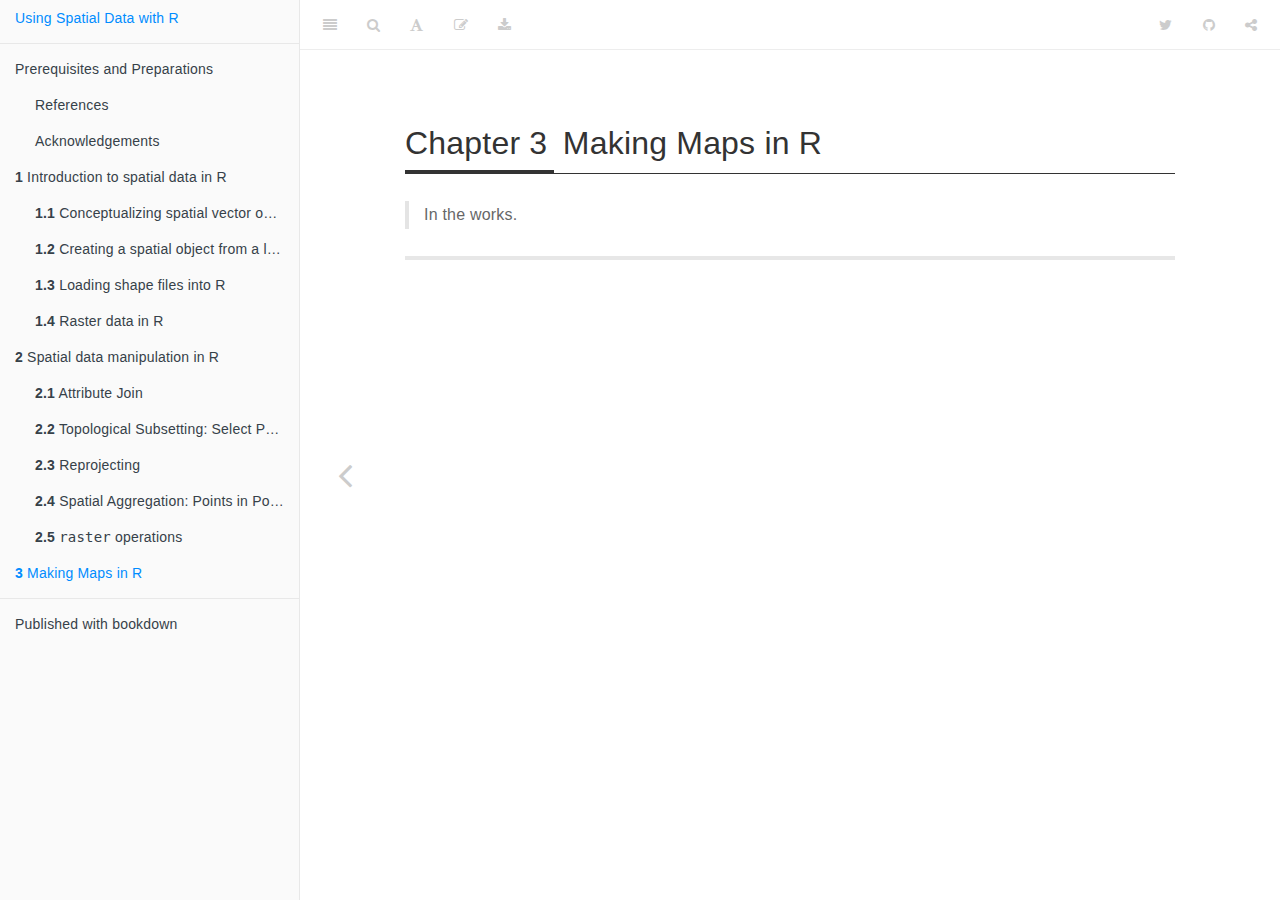
<file: _book/mapping.html>
<!DOCTYPE html>
<html >

<head>

  <meta charset="UTF-8">
  <meta http-equiv="X-UA-Compatible" content="IE=edge">
  <title>Chapter 3 Making Maps in R | Using Spatial Data with R</title>
  <meta name="description" content="Workshop materials for Using Spatial Data with R">
  <meta name="generator" content="bookdown  and GitBook 2.6.7">

  <meta property="og:title" content="Chapter 3 Making Maps in R | Using Spatial Data with R" />
  <meta property="og:type" content="book" />
  
  
  <meta property="og:description" content="Workshop materials for Using Spatial Data with R" />
  <meta name="github-repo" content="cengel/R-spatial" />

  <meta name="twitter:card" content="summary" />
  <meta name="twitter:title" content="Chapter 3 Making Maps in R | Using Spatial Data with R" />
  
  <meta name="twitter:description" content="Workshop materials for Using Spatial Data with R" />
  

<meta name="author" content="Claudia A Engel">



  <meta name="viewport" content="width=device-width, initial-scale=1">
  <meta name="apple-mobile-web-app-capable" content="yes">
  <meta name="apple-mobile-web-app-status-bar-style" content="black">
  
  
<link rel="prev" href="spatialops.html">

<script src="libs/jquery-2.2.3/jquery.min.js"></script>
<link href="libs/gitbook-2.6.7/css/style.css" rel="stylesheet" />
<link href="libs/gitbook-2.6.7/css/plugin-table.css" rel="stylesheet" />
<link href="libs/gitbook-2.6.7/css/plugin-bookdown.css" rel="stylesheet" />
<link href="libs/gitbook-2.6.7/css/plugin-highlight.css" rel="stylesheet" />
<link href="libs/gitbook-2.6.7/css/plugin-search.css" rel="stylesheet" />
<link href="libs/gitbook-2.6.7/css/plugin-fontsettings.css" rel="stylesheet" />









<style type="text/css">
div.sourceCode { overflow-x: auto; }
table.sourceCode, tr.sourceCode, td.lineNumbers, td.sourceCode {
  margin: 0; padding: 0; vertical-align: baseline; border: none; }
table.sourceCode { width: 100%; line-height: 100%; }
td.lineNumbers { text-align: right; padding-right: 4px; padding-left: 4px; color: #aaaaaa; border-right: 1px solid #aaaaaa; }
td.sourceCode { padding-left: 5px; }
code > span.kw { color: #007020; font-weight: bold; } /* Keyword */
code > span.dt { color: #902000; } /* DataType */
code > span.dv { color: #40a070; } /* DecVal */
code > span.bn { color: #40a070; } /* BaseN */
code > span.fl { color: #40a070; } /* Float */
code > span.ch { color: #4070a0; } /* Char */
code > span.st { color: #4070a0; } /* String */
code > span.co { color: #60a0b0; font-style: italic; } /* Comment */
code > span.ot { color: #007020; } /* Other */
code > span.al { color: #ff0000; font-weight: bold; } /* Alert */
code > span.fu { color: #06287e; } /* Function */
code > span.er { color: #ff0000; font-weight: bold; } /* Error */
code > span.wa { color: #60a0b0; font-weight: bold; font-style: italic; } /* Warning */
code > span.cn { color: #880000; } /* Constant */
code > span.sc { color: #4070a0; } /* SpecialChar */
code > span.vs { color: #4070a0; } /* VerbatimString */
code > span.ss { color: #bb6688; } /* SpecialString */
code > span.im { } /* Import */
code > span.va { color: #19177c; } /* Variable */
code > span.cf { color: #007020; font-weight: bold; } /* ControlFlow */
code > span.op { color: #666666; } /* Operator */
code > span.bu { } /* BuiltIn */
code > span.ex { } /* Extension */
code > span.pp { color: #bc7a00; } /* Preprocessor */
code > span.at { color: #7d9029; } /* Attribute */
code > span.do { color: #ba2121; font-style: italic; } /* Documentation */
code > span.an { color: #60a0b0; font-weight: bold; font-style: italic; } /* Annotation */
code > span.cv { color: #60a0b0; font-weight: bold; font-style: italic; } /* CommentVar */
code > span.in { color: #60a0b0; font-weight: bold; font-style: italic; } /* Information */
</style>

<link rel="stylesheet" href="style.css" type="text/css" />
</head>

<body>



  <div class="book without-animation with-summary font-size-2 font-family-1" data-basepath=".">

    <div class="book-summary">
      <nav role="navigation">

<ul class="summary">
<li><a href="./">Using Spatial Data with R</a></li>

<li class="divider"></li>
<li class="chapter" data-level="" data-path="index.html"><a href="index.html"><i class="fa fa-check"></i>Prerequisites and Preparations</a><ul>
<li class="chapter" data-level="" data-path="index.html"><a href="index.html#references"><i class="fa fa-check"></i>References</a></li>
<li class="chapter" data-level="" data-path="index.html"><a href="index.html#acknowledgements"><i class="fa fa-check"></i>Acknowledgements</a></li>
</ul></li>
<li class="chapter" data-level="1" data-path="intro.html"><a href="intro.html"><i class="fa fa-check"></i><b>1</b> Introduction to spatial data in R</a><ul>
<li class="chapter" data-level="1.1" data-path="intro.html"><a href="intro.html#conceptualizing-spatial-vector-objects-in-r"><i class="fa fa-check"></i><b>1.1</b> Conceptualizing spatial vector objects in R</a><ul>
<li class="chapter" data-level="1.1.1" data-path="intro.html"><a href="intro.html#the-sp-package"><i class="fa fa-check"></i><b>1.1.1</b> The <code>sp</code> package</a></li>
<li class="chapter" data-level="1.1.2" data-path="intro.html"><a href="intro.html#the-sf-package"><i class="fa fa-check"></i><b>1.1.2</b> The <code>sf</code> package</a></li>
</ul></li>
<li class="chapter" data-level="1.2" data-path="intro.html"><a href="intro.html#creating-a-spatial-object-from-a-latlon-table"><i class="fa fa-check"></i><b>1.2</b> Creating a spatial object from a lat/lon table</a><ul>
<li class="chapter" data-level="1.2.1" data-path="intro.html"><a href="intro.html#with-sf"><i class="fa fa-check"></i><b>1.2.1</b> With <code>sf</code></a></li>
<li class="chapter" data-level="1.2.2" data-path="intro.html"><a href="intro.html#with-sp"><i class="fa fa-check"></i><b>1.2.2</b> With <code>sp</code></a></li>
</ul></li>
<li class="chapter" data-level="1.3" data-path="intro.html"><a href="intro.html#loading-shape-files-into-r"><i class="fa fa-check"></i><b>1.3</b> Loading shape files into R</a><ul>
<li class="chapter" data-level="1.3.1" data-path="intro.html"><a href="intro.html#how-to-do-this-in-sf"><i class="fa fa-check"></i><b>1.3.1</b> How to do this in <code>sf</code></a></li>
<li class="chapter" data-level="1.3.2" data-path="intro.html"><a href="intro.html#how-to-work-with-rgdal-and-sp"><i class="fa fa-check"></i><b>1.3.2</b> How to work with <code>rgdal</code> and <code>sp</code></a></li>
</ul></li>
<li class="chapter" data-level="1.4" data-path="intro.html"><a href="intro.html#raster-data-in-r"><i class="fa fa-check"></i><b>1.4</b> Raster data in R</a><ul>
<li class="chapter" data-level="1.4.1" data-path="intro.html"><a href="intro.html#rasterstack-vs-rasterbrick"><i class="fa fa-check"></i><b>1.4.1</b> RasterStack vs RasterBrick</a></li>
</ul></li>
</ul></li>
<li class="chapter" data-level="2" data-path="spatialops.html"><a href="spatialops.html"><i class="fa fa-check"></i><b>2</b> Spatial data manipulation in R</a><ul>
<li class="chapter" data-level="2.1" data-path="spatialops.html"><a href="spatialops.html#attribute-join"><i class="fa fa-check"></i><b>2.1</b> Attribute Join</a><ul>
<li class="chapter" data-level="2.1.1" data-path="spatialops.html"><a href="spatialops.html#how-to-do-this-in-sf-1"><i class="fa fa-check"></i><b>2.1.1</b> How to do this in <code>sf</code></a></li>
<li class="chapter" data-level="2.1.2" data-path="spatialops.html"><a href="spatialops.html#the-same-with-sp"><i class="fa fa-check"></i><b>2.1.2</b> The same with <code>sp</code></a></li>
</ul></li>
<li class="chapter" data-level="2.2" data-path="spatialops.html"><a href="spatialops.html#topological-subsetting-select-polygons-by-location"><i class="fa fa-check"></i><b>2.2</b> Topological Subsetting: Select Polygons by Location</a><ul>
<li class="chapter" data-level="2.2.1" data-path="spatialops.html"><a href="spatialops.html#using-the-sf-package"><i class="fa fa-check"></i><b>2.2.1</b> Using the <code>sf</code> package</a></li>
<li class="chapter" data-level="2.2.2" data-path="spatialops.html"><a href="spatialops.html#using-the-sp-package"><i class="fa fa-check"></i><b>2.2.2</b> Using the <code>sp</code> package</a></li>
</ul></li>
<li class="chapter" data-level="2.3" data-path="spatialops.html"><a href="spatialops.html#reprojecting"><i class="fa fa-check"></i><b>2.3</b> Reprojecting</a><ul>
<li class="chapter" data-level="2.3.1" data-path="spatialops.html"><a href="spatialops.html#for-sp"><i class="fa fa-check"></i><b>2.3.1</b> For <code>sp</code></a></li>
<li class="chapter" data-level="2.3.2" data-path="spatialops.html"><a href="spatialops.html#raster-reprojection"><i class="fa fa-check"></i><b>2.3.2</b> Raster reprojection</a></li>
</ul></li>
<li class="chapter" data-level="2.4" data-path="spatialops.html"><a href="spatialops.html#spatial-aggregation-points-in-polygons"><i class="fa fa-check"></i><b>2.4</b> Spatial Aggregation: Points in Polygons</a><ul>
<li class="chapter" data-level="2.4.1" data-path="spatialops.html"><a href="spatialops.html#with-sf-1"><i class="fa fa-check"></i><b>2.4.1</b> With <code>sf</code></a></li>
<li class="chapter" data-level="2.4.2" data-path="spatialops.html"><a href="spatialops.html#with-sp-1"><i class="fa fa-check"></i><b>2.4.2</b> With <code>sp</code></a></li>
<li class="chapter" data-level="2.4.3" data-path="spatialops.html"><a href="spatialops.html#sp---sf-comparison"><i class="fa fa-check"></i><b>2.4.3</b> <code>sp</code> - <code>sf</code> comparison</a></li>
</ul></li>
<li class="chapter" data-level="2.5" data-path="spatialops.html"><a href="spatialops.html#raster-operations"><i class="fa fa-check"></i><b>2.5</b> <code>raster</code> operations</a></li>
</ul></li>
<li class="chapter" data-level="3" data-path="mapping.html"><a href="mapping.html"><i class="fa fa-check"></i><b>3</b> Making Maps in R</a></li>
<li class="divider"></li>
<li><a href="https://github.com/rstudio/bookdown" target="blank">Published with bookdown</a></li>

</ul>

      </nav>
    </div>

    <div class="book-body">
      <div class="body-inner">
        <div class="book-header" role="navigation">
          <h1>
            <i class="fa fa-circle-o-notch fa-spin"></i><a href="./">Using Spatial Data with R</a>
          </h1>
        </div>

        <div class="page-wrapper" tabindex="-1" role="main">
          <div class="page-inner">

            <section class="normal" id="section-">
<div id="mapping" class="section level1">
<h1><span class="header-section-number">Chapter 3</span> Making Maps in R</h1>
<blockquote>
<p>In the works.</p>
</blockquote>
<hr />

</div>















            </section>

          </div>
        </div>
      </div>
<a href="spatialops.html" class="navigation navigation-prev navigation-unique" aria-label="Previous page"><i class="fa fa-angle-left"></i></a>

    </div>
  </div>
<script src="libs/gitbook-2.6.7/js/app.min.js"></script>
<script src="libs/gitbook-2.6.7/js/lunr.js"></script>
<script src="libs/gitbook-2.6.7/js/plugin-search.js"></script>
<script src="libs/gitbook-2.6.7/js/plugin-sharing.js"></script>
<script src="libs/gitbook-2.6.7/js/plugin-fontsettings.js"></script>
<script src="libs/gitbook-2.6.7/js/plugin-bookdown.js"></script>
<script src="libs/gitbook-2.6.7/js/jquery.highlight.js"></script>
<script>
gitbook.require(["gitbook"], function(gitbook) {
gitbook.start({
"sharing": {
"github": true,
"facebook": false,
"twitter": true,
"google": false,
"linkedin": false,
"weibo": false,
"instapaper": false,
"vk": false,
"all": ["facebook", "google", "twitter", "linkedin", "weibo", "instapaper"]
},
"fontsettings": {
"theme": "white",
"family": "sans",
"size": 2
},
"edit": {
"link": "https://github.com/cengel/R-spatial/edit/master/03-map-making.Rmd",
"text": "Edit"
},
"history": {
"link": null,
"text": null
},
"download": ["R-spatial.pdf", "R-spatial.epub"],
"toc": {
"collapse": "subsection"
}
});
});
</script>

<!-- dynamically load mathjax for compatibility with self-contained -->
<script>
  (function () {
    var script = document.createElement("script");
    script.type = "text/javascript";
    var src = "";
    if (src === "" || src === "true") src = "https://mathjax.rstudio.com/latest/MathJax.js?config=TeX-MML-AM_CHTML";
    if (location.protocol !== "file:" && /^https?:/.test(src))
      src = src.replace(/^https?:/, '');
    script.src = src;
    document.getElementsByTagName("head")[0].appendChild(script);
  })();
</script>
</body>

</html>
</file>
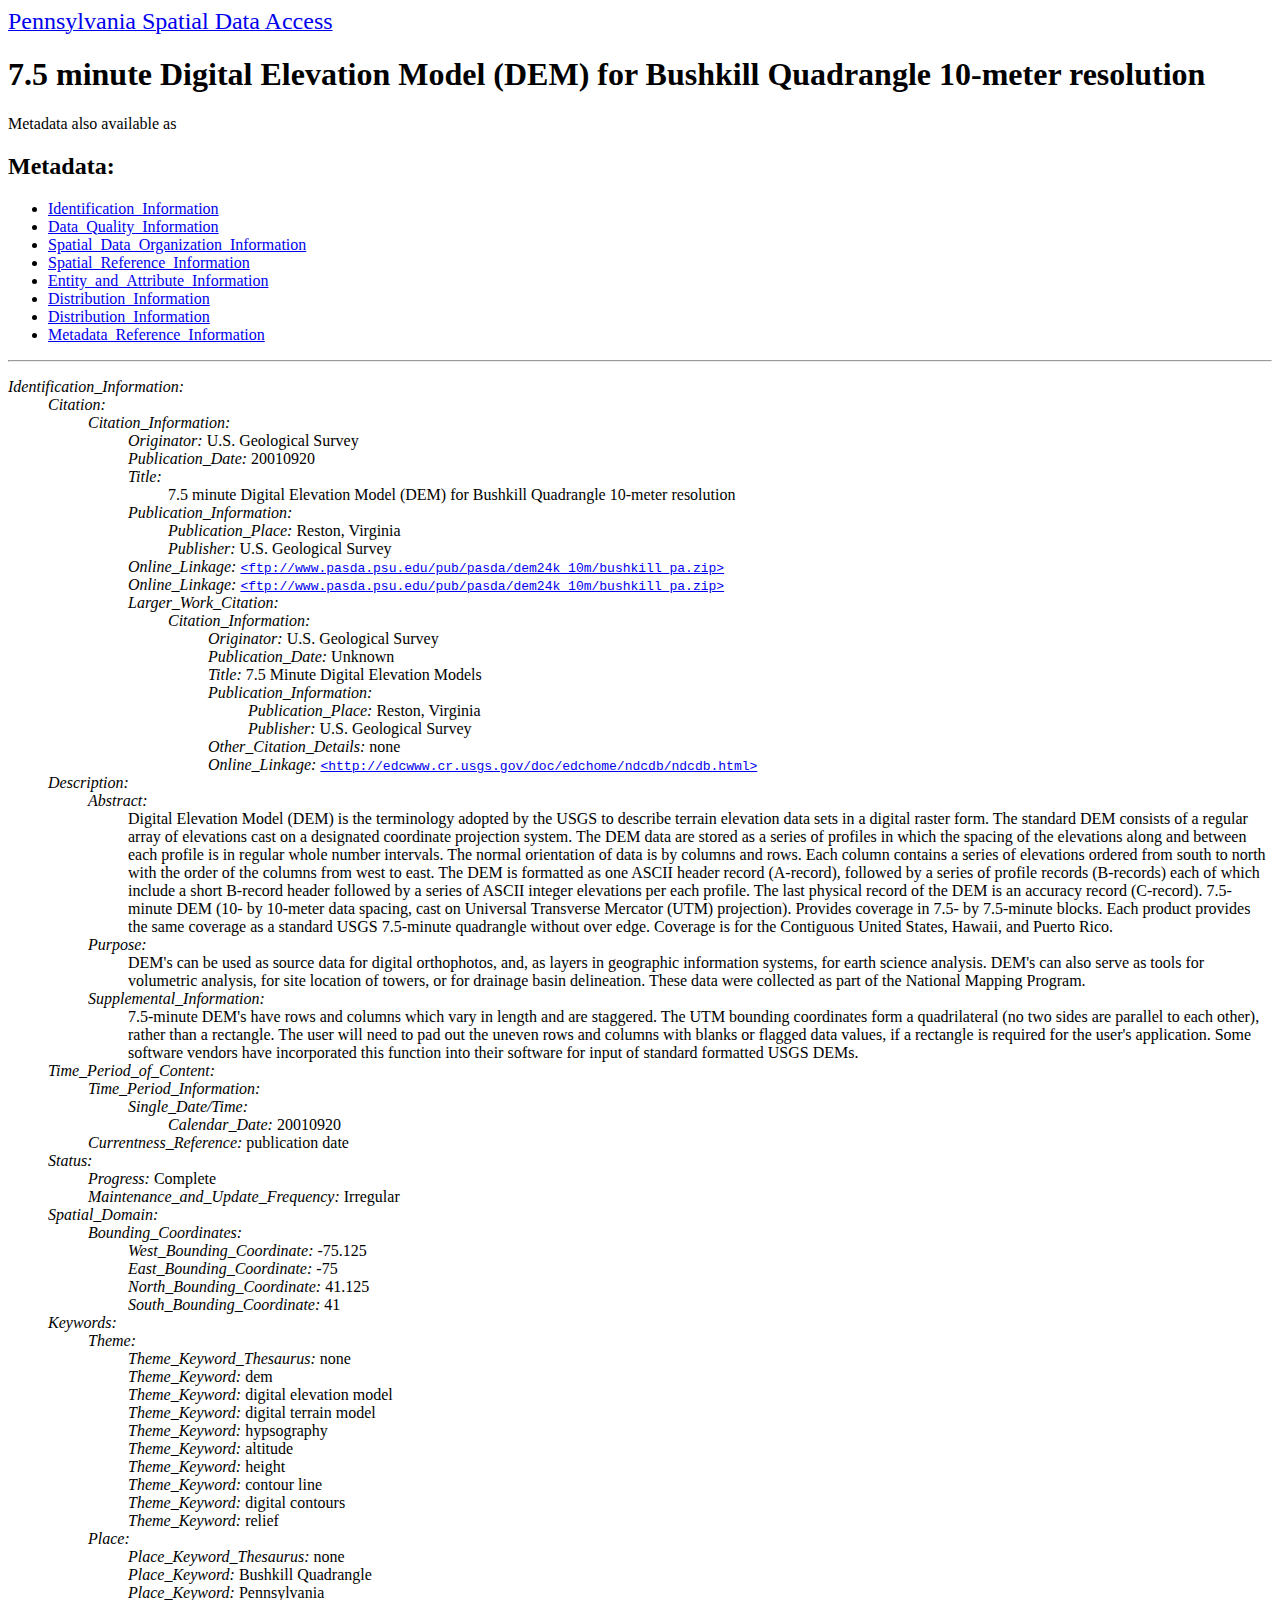
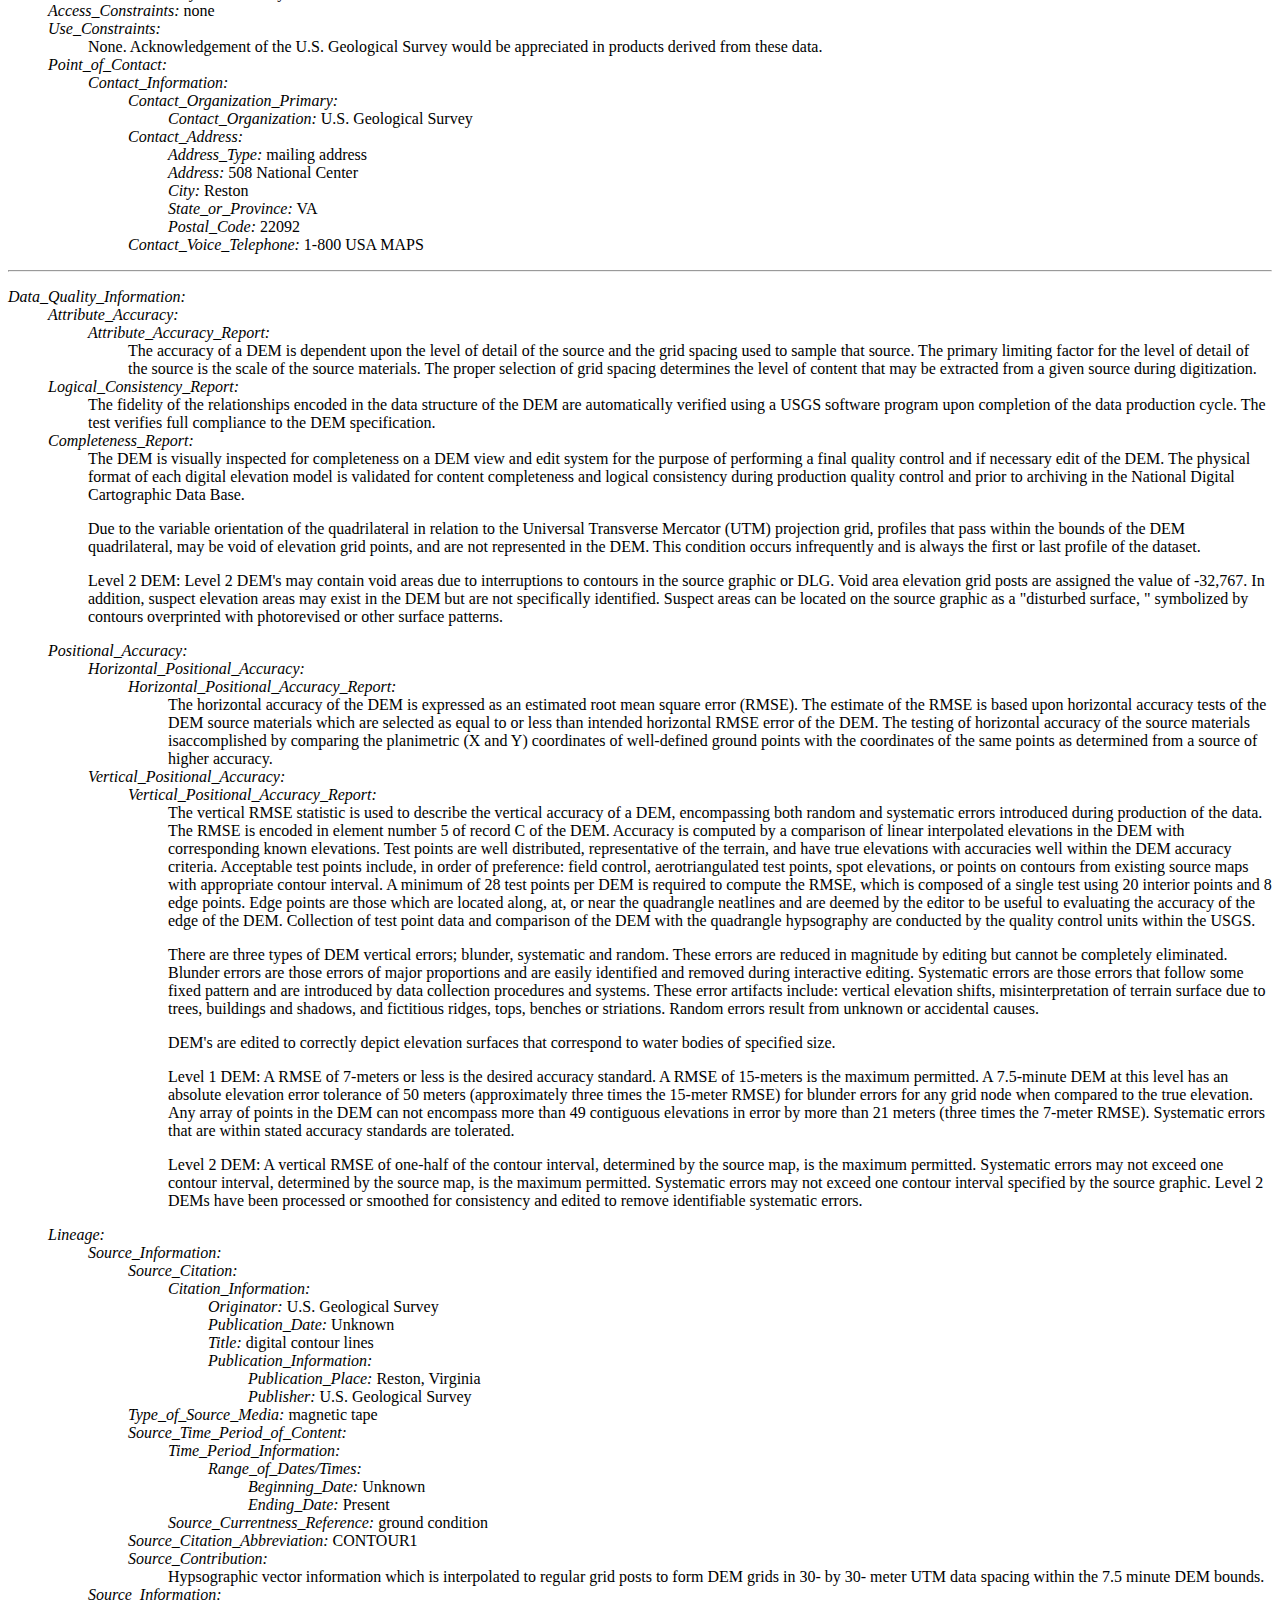
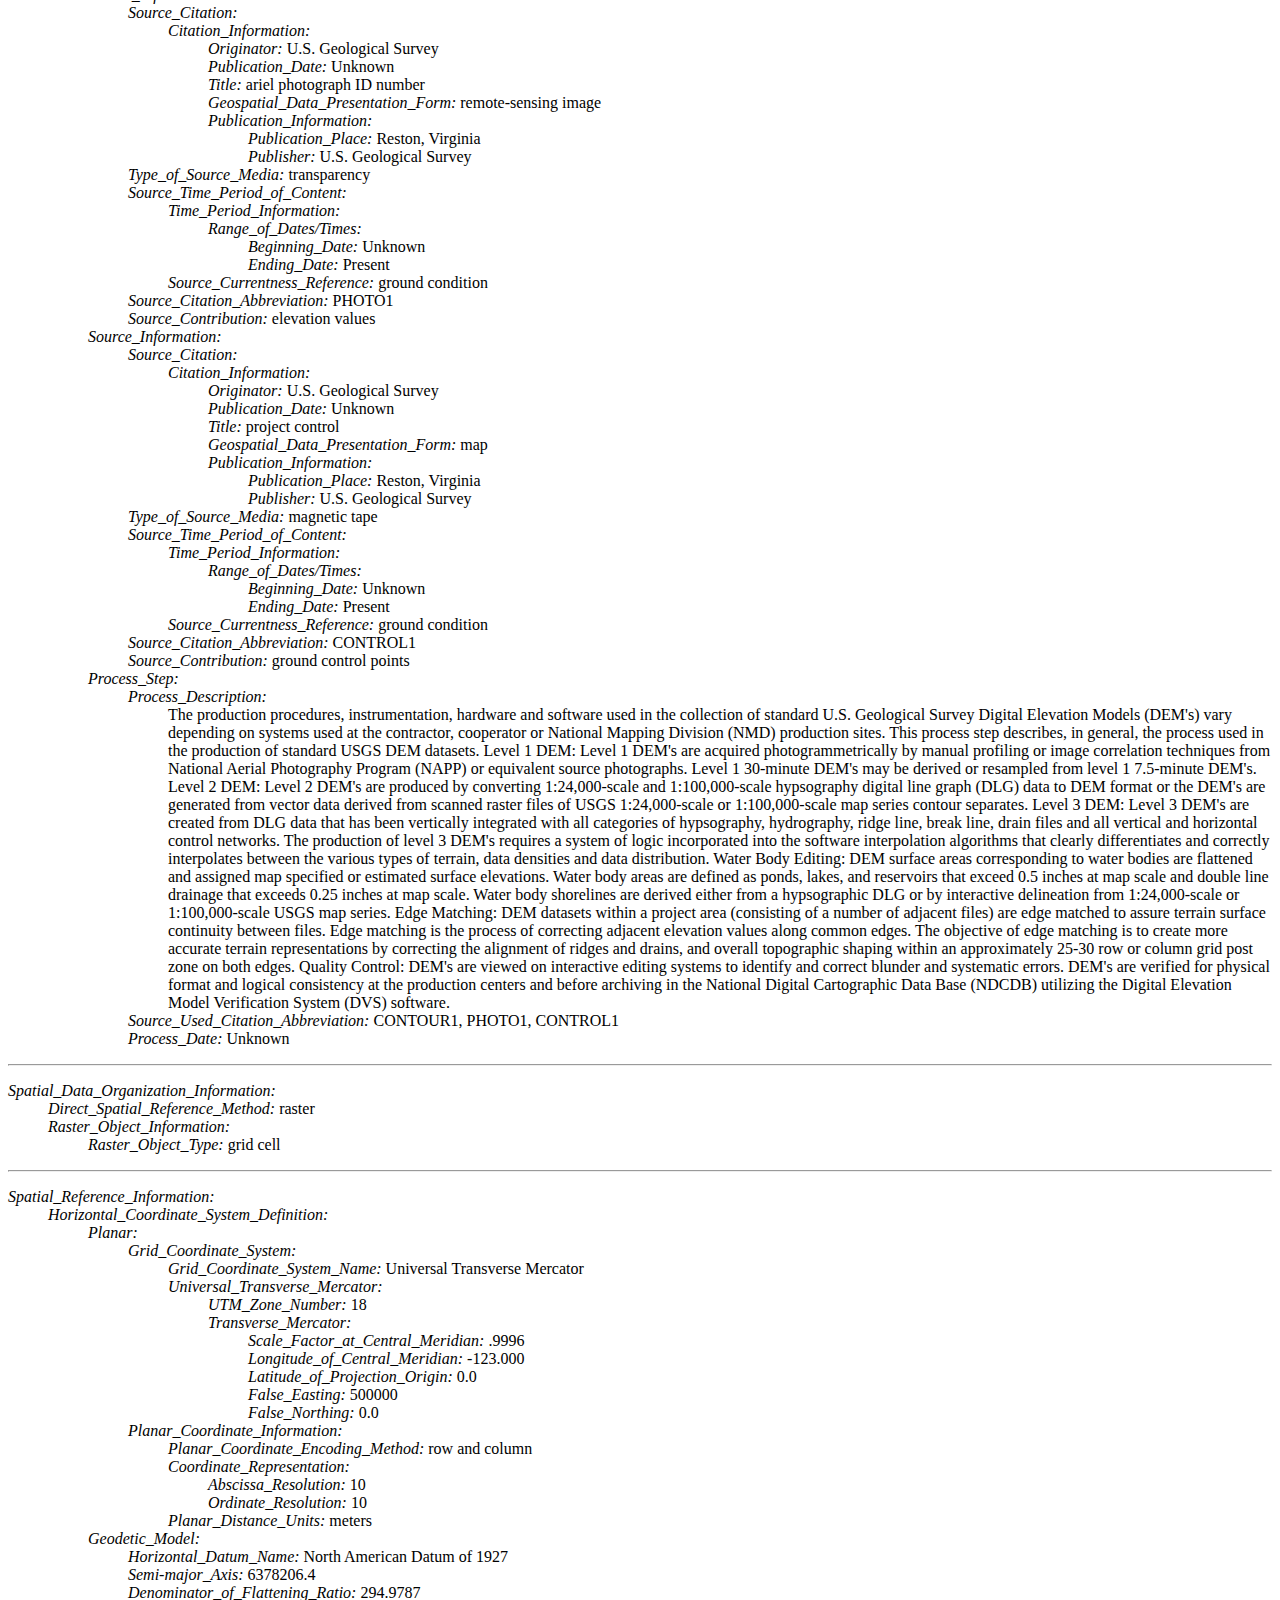
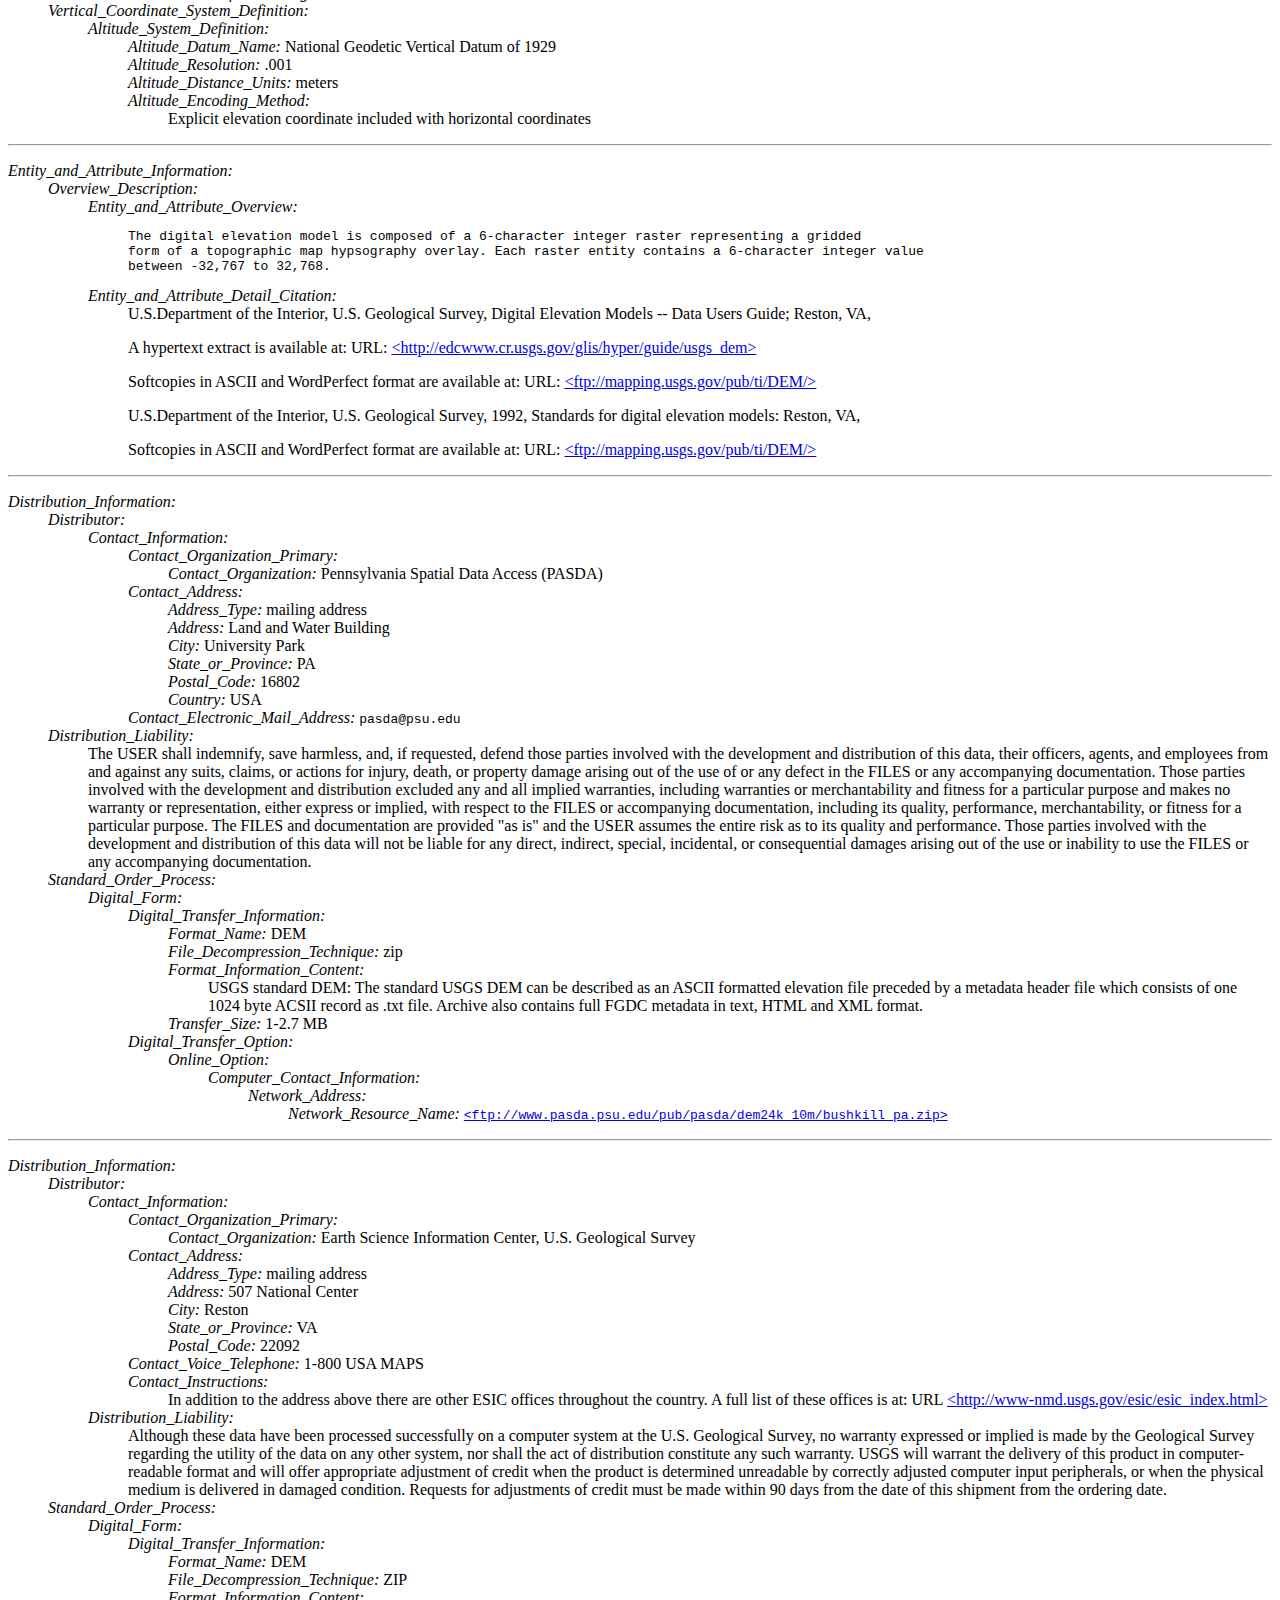
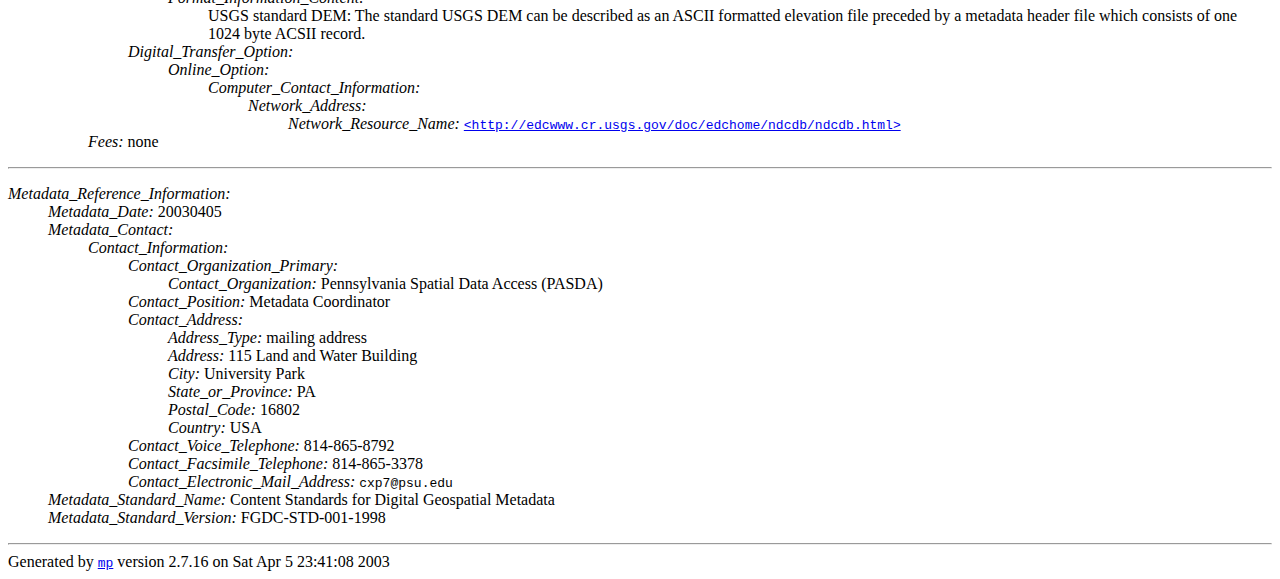
<file: RSpatialDataTypes/DEM_10m/bushkill_pa.html>
<html>
<head>
<meta http-equiv="Content-Type" content="text/html; charset=ISO-8859-1">
<title>7.5 minute Digital Elevation Model (DEM) for Bushkill Quadrangle 10-meter resolution</title>
</head>
<body>
<A HREF="http://www.pasda.psu.edu"><font size=+2>Pennsylvania Spatial Data Access</font></a>
<h1>7.5 minute Digital Elevation Model (DEM) for Bushkill Quadrangle 10-meter resolution</h1>
Metadata also available as<p>
<h2>Metadata:</h2>
<ul>
<li><A HREF="#1">Identification_Information</A></li>
<li><A HREF="#2">Data_Quality_Information</A></li>
<li><A HREF="#3">Spatial_Data_Organization_Information</A></li>
<li><A HREF="#4">Spatial_Reference_Information</A></li>
<li><A HREF="#5">Entity_and_Attribute_Information</A></li>
<li><A HREF="#6">Distribution_Information</A></li>
<li><A HREF="#7">Distribution_Information</A></li>
<li><A HREF="#8">Metadata_Reference_Information</A></li>
</ul>
<A NAME="1">
<hr>
</A>
<dl>
<dt><em>Identification_Information:</em>  
<dd>
<dl>
<dt><em>Citation:</em>  
<dd>
<dl>
<dt><em>Citation_Information:</em>  
<dd>
<dl>
<dt><em>Originator:</em>  U.S. Geological Survey</dt>
<dt><em>Publication_Date:</em>  20010920</dt>
<dt><em>Title:</em>  
<dd>

7.5 minute Digital Elevation Model (DEM) for Bushkill Quadrangle 10-meter resolution

</dd>
<dt><em>Publication_Information:</em>  
<dd>
<dl>
<dt><em>Publication_Place:</em>  Reston, Virginia</dt>
<dt><em>Publisher:</em>  U.S. Geological Survey</dt>
</dl>
</dd>
<dt><em>Online_Linkage:</em>  <tt><A HREF="ftp://www.pasda.psu.edu/pub/pasda/dem24k_10m/bushkill_pa.zip">&lt;ftp://www.pasda.psu.edu/pub/pasda/dem24k_10m/bushkill_pa.zip&gt;</A></tt></dt>
<dt><em>Online_Linkage:</em>  <tt><A HREF="ftp://www.pasda.psu.edu/pub/pasda/dem24k_10m/bushkill_pa.zip">&lt;ftp://www.pasda.psu.edu/pub/pasda/dem24k_10m/bushkill_pa.zip&gt;</A></tt></dt>
<dt><em>Larger_Work_Citation:</em>  
<dd>
<dl>
<dt><em>Citation_Information:</em>  
<dd>
<dl>
<dt><em>Originator:</em>  U.S. Geological Survey</dt>
<dt><em>Publication_Date:</em>  Unknown</dt>
<dt><em>Title:</em>  7.5 Minute Digital Elevation Models</dt>
<dt><em>Publication_Information:</em>  
<dd>
<dl>
<dt><em>Publication_Place:</em>  Reston, Virginia</dt>
<dt><em>Publisher:</em>  U.S. Geological Survey</dt>
</dl>
</dd>
<dt><em>Other_Citation_Details:</em>  none</dt>
<dt><em>Online_Linkage:</em>  <tt><A HREF="http://edcwww.cr.usgs.gov/doc/edchome/ndcdb/ndcdb.html">&lt;http://edcwww.cr.usgs.gov/doc/edchome/ndcdb/ndcdb.html&gt;</A></tt></dt>
</dl>
</dd>
</dl>
</dd>
</dl>
</dd>
</dl>
</dd>
<dt><em>Description:</em>  
<dd>
<dl>
<dt><em>Abstract:</em>  
<dd>

Digital Elevation Model (DEM) is the terminology adopted by the
USGS to describe terrain elevation data sets in a digital raster form. The
standard DEM consists of a regular array of elevations cast on a designated
coordinate projection system. The DEM data are stored as a series of
profiles in which the spacing of the elevations along and between each
profile is in regular whole number intervals. The normal orientation of
data is by columns and rows. Each column contains a series of elevations
ordered from south to north with the order of the columns from west to
east. The DEM is formatted as one ASCII header record (A-record),
followed by a series of profile records (B-records) each of which include
a short B-record header followed by a series of ASCII integer elevations
per each profile. The last physical record of the DEM is an accuracy record
(C-record).
7.5-minute DEM (10- by 10-meter data spacing, cast on Universal Transverse
Mercator (UTM) projection). Provides coverage in 7.5- by 7.5-minute
blocks. Each product provides the same coverage as a standard USGS
7.5-minute quadrangle without over edge. Coverage is for the Contiguous
United States, Hawaii, and Puerto Rico.

</dd>
<dt><em>Purpose:</em>  
<dd>

DEM's can be used as source data for digital orthophotos, and, as
layers in geographic information systems, for earth science analysis. DEM's
can also serve as tools for volumetric analysis, for site location of
towers, or for drainage basin delineation. These data were collected as
part of the National Mapping Program.

</dd>
<dt><em>Supplemental_Information:</em>  
<dd>

7.5-minute DEM's have rows and columns which vary in length and are staggered.
The UTM bounding coordinates form a quadrilateral (no two sides are parallel
to each other), rather than a rectangle. The user will need to pad out the
uneven rows and columns with blanks or flagged data values, if a rectangle is
required for the user's application. Some software vendors have incorporated
this function into their software for input of standard formatted USGS DEMs.

</dd>
</dl>
</dd>
<dt><em>Time_Period_of_Content:</em>  
<dd>
<dl>
<dt><em>Time_Period_Information:</em>  
<dd>
<dl>
<dt><em>Single_Date/Time:</em>  
<dd>
<dl>
<dt><em>Calendar_Date:</em>  20010920</dt>
</dl>
</dd>
</dl>
</dd>
<dt><em>Currentness_Reference:</em>  publication date</dt>
</dl>
</dd>
<dt><em>Status:</em>  
<dd>
<dl>
<dt><em>Progress:</em>  Complete</dt>
<dt><em>Maintenance_and_Update_Frequency:</em>  Irregular</dt>
</dl>
</dd>
<dt><em>Spatial_Domain:</em>  
<dd>
<dl>
<dt><em>Bounding_Coordinates:</em>  
<dd>
<dl>
<dt><em>West_Bounding_Coordinate:</em>  -75.125</dt>
<dt><em>East_Bounding_Coordinate:</em>  -75</dt>
<dt><em>North_Bounding_Coordinate:</em>  41.125</dt>
<dt><em>South_Bounding_Coordinate:</em>  41</dt>
</dl>
</dd>
</dl>
</dd>
<dt><em>Keywords:</em>  
<dd>
<dl>
<dt><em>Theme:</em>  
<dd>
<dl>
<dt><em>Theme_Keyword_Thesaurus:</em>  none</dt>
<dt><em>Theme_Keyword:</em>  dem</dt>
<dt><em>Theme_Keyword:</em>  digital elevation model</dt>
<dt><em>Theme_Keyword:</em>  digital terrain model</dt>
<dt><em>Theme_Keyword:</em>  hypsography</dt>
<dt><em>Theme_Keyword:</em>  altitude</dt>
<dt><em>Theme_Keyword:</em>  height</dt>
<dt><em>Theme_Keyword:</em>  contour line</dt>
<dt><em>Theme_Keyword:</em>  digital contours</dt>
<dt><em>Theme_Keyword:</em>  relief</dt>
</dl>
</dd>
<dt><em>Place:</em>  
<dd>
<dl>
<dt><em>Place_Keyword_Thesaurus:</em>  none</dt>
<dt><em>Place_Keyword:</em>  Bushkill Quadrangle</dt>
<dt><em>Place_Keyword:</em>  Pennsylvania</dt>
</dl>
</dd>
</dl>
</dd>
<dt><em>Access_Constraints:</em>  none</dt>
<dt><em>Use_Constraints:</em>  
<dd>

None. Acknowledgement of the U.S. Geological Survey would
be appreciated in products derived from these data.

</dd>
<dt><em>Point_of_Contact:</em>  
<dd>
<dl>
<dt><em>Contact_Information:</em>  
<dd>
<dl>
<dt><em>Contact_Organization_Primary:</em>  
<dd>
<dl>
<dt><em>Contact_Organization:</em>  U.S. Geological Survey</dt>
</dl>
</dd>
<dt><em>Contact_Address:</em>  
<dd>
<dl>
<dt><em>Address_Type:</em>  mailing address</dt>
<dt><em>Address:</em>  508 National Center</dt>
<dt><em>City:</em>  Reston</dt>
<dt><em>State_or_Province:</em>  VA</dt>
<dt><em>Postal_Code:</em>  22092</dt>
</dl>
</dd>
<dt><em>Contact_Voice_Telephone:</em>  1-800 USA MAPS</dt>
</dl>
</dd>
</dl>
</dd>
</dl>
</dd>
</dl>

<A NAME="2">
<hr>
</A>
<dl>
<dt><em>Data_Quality_Information:</em>  
<dd>
<dl>
<dt><em>Attribute_Accuracy:</em>  
<dd>
<dl>
<dt><em>Attribute_Accuracy_Report:</em>  
<dd>

The accuracy of a DEM is dependent upon the level of detail of the source and the grid spacing used to sample that source. The primary limiting factor for the level of detail of the source is the scale of the source materials. The proper selection of grid spacing determines the level of content that may be extracted from a given source during digitization.

</dd>
</dl>
</dd>
<dt><em>Logical_Consistency_Report:</em>  
<dd>

The fidelity of the relationships encoded in the data structure of the DEM are automatically verified using a USGS software program upon completion of the data production cycle. The test verifies full compliance to the DEM specification.

</dd>
<dt><em>Completeness_Report:</em>  
<dd>

The DEM is visually inspected for completeness on a DEM view and edit system for the purpose of performing a final quality control and if necessary edit of the DEM. The physical format of each digital elevation model is validated for content completeness and logical consistency during production quality control and prior to archiving in the National Digital Cartographic Data Base.
<P>
Due to the variable orientation of the quadrilateral in relation to the Universal Transverse Mercator (UTM) projection grid, profiles that pass within the bounds of the DEM quadrilateral, may be void of elevation grid points, and are not represented in the DEM. This condition occurs infrequently and is always the first or last profile of the dataset.
<P>
Level 2 DEM: Level 2 DEM's may contain void areas due to interruptions to contours in the source graphic or DLG. Void area elevation grid posts are assigned the value of -32,767. In addition, suspect elevation areas may exist in the DEM but are not specifically identified. Suspect areas can be located on the source graphic as a &quot;disturbed surface, &quot; symbolized by contours overprinted with photorevised or other surface patterns.  

</dd>
<dt><em>Positional_Accuracy:</em>  
<dd>
<dl>
<dt><em>Horizontal_Positional_Accuracy:</em>  
<dd>
<dl>
<dt><em>Horizontal_Positional_Accuracy_Report:</em>  
<dd>

The horizontal accuracy of the DEM is expressed as an estimated root mean square error (RMSE).  The estimate of the RMSE is based upon horizontal accuracy tests of the DEM source materials which are selected as equal to or less than intended horizontal RMSE error of the DEM.
 
The testing of horizontal accuracy of the source materials isaccomplished by comparing the planimetric (X and Y) coordinates of well-defined  ground points with the coordinates of the same points as determined from a source of higher  accuracy.

</dd>
</dl>
</dd>
<dt><em>Vertical_Positional_Accuracy:</em>  
<dd>
<dl>
<dt><em>Vertical_Positional_Accuracy_Report:</em>  
<dd>

The vertical RMSE statistic is used to describe the vertical accuracy of a DEM, encompassing both random and systematic errors introduced during production of the data. The RMSE is encoded in element number 5 of record C of the DEM.
 
Accuracy is computed by a comparison of linear interpolated elevations in the DEM with corresponding known elevations. Test points are well distributed, representative of the terrain, and have true elevations with accuracies well within the DEM accuracy criteria.  Acceptable test points include, in order of preference: field control, aerotriangulated test points, spot elevations, or points on contours from existing source maps with appropriate contour interval.  A minimum of 28 test points per DEM is required to compute the RMSE, which is composed of a single test using 20 interior points and 8 edge points. Edge points are those which are located along, at, or near the quadrangle neatlines and are deemed by the editor to be useful to evaluating the accuracy of the edge of the DEM. Collection of test point data and comparison of the DEM with the quadrangle hypsography are conducted by the quality control units within the USGS.
<P>
There are three types of DEM vertical errors; blunder, systematic and random.  These errors are reduced in magnitude by editing but cannot be completely eliminated. Blunder errors are those errors of major proportions and are easily identified and removed during interactive editing. Systematic errors are those errors that follow some fixed pattern and are introduced by data collection procedures and systems. These error artifacts include: vertical elevation shifts, misinterpretation of terrain surface due to trees, buildings and shadows, and fictitious ridges, tops, benches or striations.  Random errors result from unknown or accidental causes.
<P>
DEM's are edited to correctly depict elevation surfaces that correspond to water bodies of specified size.
<P>
Level 1 DEM: A RMSE of 7-meters or less is the desired accuracy standard. A RMSE of 15-meters is the maximum permitted. A 7.5-minute DEM at this level has an absolute elevation error tolerance of 50 meters (approximately three times the 15-meter RMSE) for blunder errors for any grid node when compared to the true elevation.  Any array of points in the DEM can not encompass more than 49 contiguous elevations in error by more than 21 meters (three times the 7-meter RMSE).  Systematic errors that are within stated accuracy standards are tolerated.
<P>
Level 2 DEM:  A vertical RMSE of one-half of the contour interval, determined by the source map, is the maximum permitted.  Systematic errors may not exceed one contour interval, determined by the source map, is the maximum permitted.  Systematic errors may not exceed one contour interval specified by the source graphic.  Level 2 DEMs have been processed or smoothed for consistency and edited to remove identifiable systematic errors.

</dd>
</dl>
</dd>
</dl>
</dd>
<dt><em>Lineage:</em>  
<dd>
<dl>
<dt><em>Source_Information:</em>  
<dd>
<dl>
<dt><em>Source_Citation:</em>  
<dd>
<dl>
<dt><em>Citation_Information:</em>  
<dd>
<dl>
<dt><em>Originator:</em>  U.S. Geological Survey</dt>
<dt><em>Publication_Date:</em>  Unknown</dt>
<dt><em>Title:</em>  digital contour lines</dt>
<dt><em>Publication_Information:</em>  
<dd>
<dl>
<dt><em>Publication_Place:</em>  Reston, Virginia</dt>
<dt><em>Publisher:</em>  U.S. Geological Survey</dt>
</dl>
</dd>
</dl>
</dd>
</dl>
</dd>
<dt><em>Type_of_Source_Media:</em>  magnetic tape</dt>
<dt><em>Source_Time_Period_of_Content:</em>  
<dd>
<dl>
<dt><em>Time_Period_Information:</em>  
<dd>
<dl>
<dt><em>Range_of_Dates/Times:</em>  
<dd>
<dl>
<dt><em>Beginning_Date:</em>  Unknown</dt>
<dt><em>Ending_Date:</em>  Present</dt>
</dl>
</dd>
</dl>
</dd>
<dt><em>Source_Currentness_Reference:</em>  ground condition</dt>
</dl>
</dd>
<dt><em>Source_Citation_Abbreviation:</em>  CONTOUR1</dt>
<dt><em>Source_Contribution:</em>  
<dd>

Hypsographic vector information which is interpolated to regular grid posts to form DEM grids in 30- by 30- meter UTM data spacing within the 7.5 minute DEM bounds.

</dd>
</dl>
</dd>
<dt><em>Source_Information:</em>  
<dd>
<dl>
<dt><em>Source_Citation:</em>  
<dd>
<dl>
<dt><em>Citation_Information:</em>  
<dd>
<dl>
<dt><em>Originator:</em>  U.S. Geological Survey</dt>
<dt><em>Publication_Date:</em>  Unknown</dt>
<dt><em>Title:</em>  ariel photograph ID number</dt>
<dt><em>Geospatial_Data_Presentation_Form:</em>  remote-sensing image</dt>
<dt><em>Publication_Information:</em>  
<dd>
<dl>
<dt><em>Publication_Place:</em>  Reston, Virginia</dt>
<dt><em>Publisher:</em>  U.S. Geological Survey</dt>
</dl>
</dd>
</dl>
</dd>
</dl>
</dd>
<dt><em>Type_of_Source_Media:</em>  transparency</dt>
<dt><em>Source_Time_Period_of_Content:</em>  
<dd>
<dl>
<dt><em>Time_Period_Information:</em>  
<dd>
<dl>
<dt><em>Range_of_Dates/Times:</em>  
<dd>
<dl>
<dt><em>Beginning_Date:</em>  Unknown</dt>
<dt><em>Ending_Date:</em>  Present</dt>
</dl>
</dd>
</dl>
</dd>
<dt><em>Source_Currentness_Reference:</em>  ground condition</dt>
</dl>
</dd>
<dt><em>Source_Citation_Abbreviation:</em>  PHOTO1</dt>
<dt><em>Source_Contribution:</em>  elevation values</dt>
</dl>
</dd>
<dt><em>Source_Information:</em>  
<dd>
<dl>
<dt><em>Source_Citation:</em>  
<dd>
<dl>
<dt><em>Citation_Information:</em>  
<dd>
<dl>
<dt><em>Originator:</em>  U.S. Geological Survey</dt>
<dt><em>Publication_Date:</em>  Unknown</dt>
<dt><em>Title:</em>  project control</dt>
<dt><em>Geospatial_Data_Presentation_Form:</em>  map</dt>
<dt><em>Publication_Information:</em>  
<dd>
<dl>
<dt><em>Publication_Place:</em>  Reston, Virginia</dt>
<dt><em>Publisher:</em>  U.S. Geological Survey</dt>
</dl>
</dd>
</dl>
</dd>
</dl>
</dd>
<dt><em>Type_of_Source_Media:</em>  magnetic tape</dt>
<dt><em>Source_Time_Period_of_Content:</em>  
<dd>
<dl>
<dt><em>Time_Period_Information:</em>  
<dd>
<dl>
<dt><em>Range_of_Dates/Times:</em>  
<dd>
<dl>
<dt><em>Beginning_Date:</em>  Unknown</dt>
<dt><em>Ending_Date:</em>  Present</dt>
</dl>
</dd>
</dl>
</dd>
<dt><em>Source_Currentness_Reference:</em>  ground condition</dt>
</dl>
</dd>
<dt><em>Source_Citation_Abbreviation:</em>  CONTROL1</dt>
<dt><em>Source_Contribution:</em>  ground control points</dt>
</dl>
</dd>
<dt><em>Process_Step:</em>  
<dd>
<dl>
<dt><em>Process_Description:</em>  
<dd>

The production procedures, instrumentation, hardware
and software used in the collection of standard U.S. Geological Survey
Digital Elevation Models (DEM's) vary depending on systems used at the
contractor, cooperator or National Mapping Division (NMD) production
sites. This process step describes, in general, the process used in the
production of standard USGS DEM datasets.
Level 1 DEM: Level 1 DEM's are acquired photogrammetrically by manual
profiling or image correlation techniques from National Aerial Photography
Program (NAPP) or equivalent source photographs. Level 1 30-minute DEM's
may be derived or resampled from level 1 7.5-minute DEM's.
Level 2 DEM: Level 2 DEM's are produced by converting 1:24,000-scale and
1:100,000-scale hypsography digital line graph (DLG) data to DEM format
or the DEM's are generated from vector data derived from scanned raster
files of USGS 1:24,000-scale or 1:100,000-scale map series contour
separates.
Level 3 DEM: Level 3 DEM's are created from DLG data that has been
vertically integrated with all categories of hypsography, hydrography,
ridge line, break line, drain files and all vertical and horizontal control
networks. The production of level 3 DEM's requires a system of logic
incorporated into the software interpolation algorithms that clearly
differentiates and correctly interpolates between the various types of
terrain, data densities and data distribution.
Water Body Editing: DEM surface areas corresponding to water bodies are
flattened and assigned map specified or estimated surface elevations. Water
body areas are defined as ponds, lakes, and reservoirs that exceed 0.5
inches at map scale and double line drainage that exceeds 0.25 inches at
map scale. Water body shorelines are derived either from a hypsographic DLG
or by interactive delineation from 1:24,000-scale or 1:100,000-scale USGS
map series.
Edge Matching: DEM datasets within a project area (consisting of a number
of adjacent files) are edge matched to assure terrain surface continuity
between files. Edge matching is the process of correcting adjacent
elevation values along common edges. The objective of edge matching is to
create more accurate terrain representations by correcting the alignment of
ridges and drains, and overall topographic shaping within an approximately
25-30 row or column grid post zone on both edges.
Quality Control: DEM's are viewed on interactive editing systems to
identify and correct blunder and systematic errors. DEM's are verified for
physical format and logical consistency at the production centers and
before archiving in the National Digital Cartographic Data Base (NDCDB)
utilizing the Digital Elevation Model Verification System (DVS) software.

</dd>
<dt><em>Source_Used_Citation_Abbreviation:</em>  CONTOUR1, PHOTO1, CONTROL1</dt>
<dt><em>Process_Date:</em>  Unknown</dt>
</dl>
</dd>
</dl>
</dd>
</dl>
</dd>
</dl>

<A NAME="3">
<hr>
</A>
<dl>
<dt><em>Spatial_Data_Organization_Information:</em>  
<dd>
<dl>
<dt><em>Direct_Spatial_Reference_Method:</em>  raster</dt>
<dt><em>Raster_Object_Information:</em>  
<dd>
<dl>
<dt><em>Raster_Object_Type:</em>  grid cell</dt>
</dl>
</dd>
</dl>
</dd>
</dl>

<A NAME="4">
<hr>
</A>
<dl>
<dt><em>Spatial_Reference_Information:</em>  
<dd>
<dl>
<dt><em>Horizontal_Coordinate_System_Definition:</em>  
<dd>
<dl>
<dt><em>Planar:</em>  
<dd>
<dl>
<dt><em>Grid_Coordinate_System:</em>  
<dd>
<dl>
<dt><em>Grid_Coordinate_System_Name:</em>  Universal Transverse Mercator</dt>
<dt><em>Universal_Transverse_Mercator:</em>  
<dd>
<dl>
<dt><em>UTM_Zone_Number:</em>  18</dt>
<dt><em>Transverse_Mercator:</em>  
<dd>
<dl>
<dt><em>Scale_Factor_at_Central_Meridian:</em>  .9996</dt>
<dt><em>Longitude_of_Central_Meridian:</em>  -123.000</dt>
<dt><em>Latitude_of_Projection_Origin:</em>  0.0</dt>
<dt><em>False_Easting:</em>  500000</dt>
<dt><em>False_Northing:</em>  0.0</dt>
</dl>
</dd>
</dl>
</dd>
</dl>
</dd>
<dt><em>Planar_Coordinate_Information:</em>  
<dd>
<dl>
<dt><em>Planar_Coordinate_Encoding_Method:</em>  row and column</dt>
<dt><em>Coordinate_Representation:</em>  
<dd>
<dl>
<dt><em>Abscissa_Resolution:</em>  10</dt>
<dt><em>Ordinate_Resolution:</em>  10</dt>
</dl>
</dd>
<dt><em>Planar_Distance_Units:</em>  meters</dt>
</dl>
</dd>
</dl>
</dd>
<dt><em>Geodetic_Model:</em>  
<dd>
<dl>
<dt><em>Horizontal_Datum_Name:</em>  North American Datum of 1927</dt>
<dt><em>Semi-major_Axis:</em>  6378206.4</dt>
<dt><em>Denominator_of_Flattening_Ratio:</em>  294.9787</dt>
</dl>
</dd>
</dl>
</dd>
<dt><em>Vertical_Coordinate_System_Definition:</em>  
<dd>
<dl>
<dt><em>Altitude_System_Definition:</em>  
<dd>
<dl>
<dt><em>Altitude_Datum_Name:</em>  National Geodetic Vertical Datum of 1929</dt>
<dt><em>Altitude_Resolution:</em>  .001</dt>
<dt><em>Altitude_Distance_Units:</em>  meters</dt>
<dt><em>Altitude_Encoding_Method:</em>  
<dd>

Explicit elevation coordinate included with horizontal coordinates

</dd>
</dl>
</dd>
</dl>
</dd>
</dl>
</dd>
</dl>

<A NAME="5">
<hr>
</A>
<dl>
<dt><em>Entity_and_Attribute_Information:</em>  
<dd>
<dl>
<dt><em>Overview_Description:</em>  
<dd>
<dl>
<dt><em>Entity_and_Attribute_Overview:</em>  
<dd>
<pre>
The digital elevation model is composed of a 6-character integer raster representing a gridded
form of a topographic map hypsography overlay. Each raster entity contains a 6-character integer value
between -32,767 to 32,768.
</pre>
</dd>
<dt><em>Entity_and_Attribute_Detail_Citation:</em>  
<dd>

U.S.Department of the Interior, U.S. Geological Survey, Digital Elevation Models -- Data Users Guide; Reston, VA,
<P>
A hypertext extract is available at: URL: <A HREF="http://edcwww.cr.usgs.gov/glis/hyper/guide/usgs_dem">&lt;http://edcwww.cr.usgs.gov/glis/hyper/guide/usgs_dem&gt;</A>
<P>
Softcopies in ASCII and WordPerfect format are available at: URL: <A HREF="ftp://mapping.usgs.gov/pub/ti/DEM/">&lt;ftp://mapping.usgs.gov/pub/ti/DEM/&gt;</A>
<P>
U.S.Department of the Interior, U.S. Geological Survey, 1992, Standards for digital elevation models: Reston, VA,
<P>
Softcopies in ASCII and WordPerfect format are available at: URL: <A HREF="ftp://mapping.usgs.gov/pub/ti/DEM/">&lt;ftp://mapping.usgs.gov/pub/ti/DEM/&gt;</A> 

</dd>
</dl>
</dd>
</dl>
</dd>
</dl>

<A NAME="6">
<hr>
</A>
<dl>
<dt><em>Distribution_Information:</em>  
<dd>
<dl>
<dt><em>Distributor:</em>  
<dd>
<dl>
<dt><em>Contact_Information:</em>  
<dd>
<dl>
<dt><em>Contact_Organization_Primary:</em>  
<dd>
<dl>
<dt><em>Contact_Organization:</em>  Pennsylvania Spatial Data Access (PASDA)</dt>
</dl>
</dd>
<dt><em>Contact_Address:</em>  
<dd>
<dl>
<dt><em>Address_Type:</em>  mailing address</dt>
<dt><em>Address:</em>  Land and Water Building</dt>
<dt><em>City:</em>  University Park</dt>
<dt><em>State_or_Province:</em>  PA</dt>
<dt><em>Postal_Code:</em>  16802</dt>
<dt><em>Country:</em>  USA</dt>
</dl>
</dd>
<dt><em>Contact_Electronic_Mail_Address:</em>  <tt>pasda@psu.edu</tt></dt>
</dl>
</dd>
</dl>
</dd>
<dt><em>Distribution_Liability:</em>  
<dd>

The USER shall indemnify, save harmless, and, if requested, defend those parties involved with the development and distribution of this data, their officers, agents, and employees from and against any suits, claims, or actions for injury, death, or property damage arising out of the use of or any defect in the FILES or any accompanying documentation. Those parties involved with the development and distribution excluded any and all implied warranties, including warranties or merchantability and fitness for a particular purpose and makes no warranty or representation, either express or implied, with respect to the FILES or accompanying documentation, including its quality, performance, merchantability, or fitness for a particular purpose. The FILES and documentation are provided &quot;as is&quot; and the USER assumes the entire risk as to its quality and performance. Those parties involved with the development and distribution of this data will not be liable for any direct, indirect, special, incidental, or consequential damages arising out of the use or inability to use the FILES or any accompanying documentation.

</dd>
<dt><em>Standard_Order_Process:</em>  
<dd>
<dl>
<dt><em>Digital_Form:</em>  
<dd>
<dl>
<dt><em>Digital_Transfer_Information:</em>  
<dd>
<dl>
<dt><em>Format_Name:</em>  DEM</dt>
<dt><em>File_Decompression_Technique:</em>  zip</dt>
<dt><em>Format_Information_Content:</em>  
<dd>

USGS standard DEM: The standard USGS DEM can be described as an ASCII formatted elevation file preceded by a metadata header file which consists of one 1024 byte ACSII record as .txt file.  Archive also contains full FGDC metadata in text, HTML and XML format.

</dd>
<dt><em>Transfer_Size:</em>  1-2.7 MB</dt>
</dl>
</dd>
<dt><em>Digital_Transfer_Option:</em>  
<dd>
<dl>
<dt><em>Online_Option:</em>  
<dd>
<dl>
<dt><em>Computer_Contact_Information:</em>  
<dd>
<dl>
<dt><em>Network_Address:</em>  
<dd>
<dl>
<dt><em>Network_Resource_Name:</em>  <tt><A HREF="ftp://www.pasda.psu.edu/pub/pasda/dem24k_10m/bushkill_pa.zip">&lt;ftp://www.pasda.psu.edu/pub/pasda/dem24k_10m/bushkill_pa.zip&gt;</A></tt></dt>
</dl>
</dd>
</dl>
</dd>
</dl>
</dd>
</dl>
</dd>
</dl>
</dd>
</dl>
</dd>
</dl>
</dd>
</dl>

<A NAME="7">
<hr>
</A>
<dl>
<dt><em>Distribution_Information:</em>  
<dd>
<dl>
<dt><em>Distributor:</em>  
<dd>
<dl>
<dt><em>Contact_Information:</em>  
<dd>
<dl>
<dt><em>Contact_Organization_Primary:</em>  
<dd>
<dl>
<dt><em>Contact_Organization:</em>  Earth Science Information Center, U.S. Geological Survey</dt>
</dl>
</dd>
<dt><em>Contact_Address:</em>  
<dd>
<dl>
<dt><em>Address_Type:</em>  mailing address</dt>
<dt><em>Address:</em>  507 National Center</dt>
<dt><em>City:</em>  Reston</dt>
<dt><em>State_or_Province:</em>  VA</dt>
<dt><em>Postal_Code:</em>  22092</dt>
</dl>
</dd>
<dt><em>Contact_Voice_Telephone:</em>  1-800 USA MAPS</dt>
<dt><em>Contact_Instructions:</em>  
<dd>

In addition to the address above there are other ESIC
offices throughout the country.  A full list of these offices is at:  URL
<A HREF="http://www-nmd.usgs.gov/esic/esic_index.html">&lt;http://www-nmd.usgs.gov/esic/esic_index.html&gt;</A>

</dd>
</dl>
</dd>
<dt><em>Distribution_Liability:</em>  
<dd>

Although these data have been processed
successfully on a computer system at the U.S. Geological Survey, no
warranty expressed or implied is made by the Geological Survey regarding
the utility of the data on any other system, nor shall the act of
distribution constitute any such warranty. USGS will warrant the delivery
of this product in computer-readable format and will offer appropriate
adjustment of credit when the product is determined unreadable by correctly
adjusted computer input peripherals, or when the physical medium is
delivered in damaged condition. Requests for adjustments of credit must be
made within 90 days from the date of this shipment from the ordering date.

</dd>
</dl>
</dd>
<dt><em>Standard_Order_Process:</em>  
<dd>
<dl>
<dt><em>Digital_Form:</em>  
<dd>
<dl>
<dt><em>Digital_Transfer_Information:</em>  
<dd>
<dl>
<dt><em>Format_Name:</em>  DEM</dt>
<dt><em>File_Decompression_Technique:</em>  ZIP</dt>
<dt><em>Format_Information_Content:</em>  
<dd>

USGS standard DEM:  The standard USGS DEM can be described as an ASCII formatted elevation file preceded by a metadata
header file which consists of one 1024 byte ACSII record.

</dd>
</dl>
</dd>
<dt><em>Digital_Transfer_Option:</em>  
<dd>
<dl>
<dt><em>Online_Option:</em>  
<dd>
<dl>
<dt><em>Computer_Contact_Information:</em>  
<dd>
<dl>
<dt><em>Network_Address:</em>  
<dd>
<dl>
<dt><em>Network_Resource_Name:</em>  <tt><A HREF="http://edcwww.cr.usgs.gov/doc/edchome/ndcdb/ndcdb.html">&lt;http://edcwww.cr.usgs.gov/doc/edchome/ndcdb/ndcdb.html&gt;</A></tt></dt>
</dl>
</dd>
</dl>
</dd>
</dl>
</dd>
</dl>
</dd>
</dl>
</dd>
<dt><em>Fees:</em>  none</dt>
</dl>
</dd>
</dl>
</dd>
</dl>

<A NAME="8">
<hr>
</A>
<dl>
<dt><em>Metadata_Reference_Information:</em>  
<dd>
<dl>
<dt><em>Metadata_Date:</em>  20030405</dt>
<dt><em>Metadata_Contact:</em>  
<dd>
<dl>
<dt><em>Contact_Information:</em>  
<dd>
<dl>
<dt><em>Contact_Organization_Primary:</em>  
<dd>
<dl>
<dt><em>Contact_Organization:</em>  Pennsylvania Spatial Data Access (PASDA)</dt>
</dl>
</dd>
<dt><em>Contact_Position:</em>  Metadata Coordinator</dt>
<dt><em>Contact_Address:</em>  
<dd>
<dl>
<dt><em>Address_Type:</em>  mailing address</dt>
<dt><em>Address:</em>  115 Land and Water Building</dt>
<dt><em>City:</em>  University Park</dt>
<dt><em>State_or_Province:</em>  PA</dt>
<dt><em>Postal_Code:</em>  16802</dt>
<dt><em>Country:</em>  USA</dt>
</dl>
</dd>
<dt><em>Contact_Voice_Telephone:</em>  814-865-8792</dt>
<dt><em>Contact_Facsimile_Telephone:</em>  814-865-3378</dt>
<dt><em>Contact_Electronic_Mail_Address:</em>  <tt>cxp7@psu.edu</tt></dt>
</dl>
</dd>
</dl>
</dd>
<dt><em>Metadata_Standard_Name:</em>  Content Standards for Digital Geospatial Metadata</dt>
<dt><em>Metadata_Standard_Version:</em>  FGDC-STD-001-1998</dt>
</dl>
</dd>
</dl>

<hr>
Generated by <A HREF="http://geology.usgs.gov/tools/metadata/tools/doc/mp.html"><tt>mp</tt></A> version 2.7.16 on Sat Apr  5 23:41:08 2003<br>

</body>
</html>
</file>
<file: _book/libs/gitbook-2.6.7/css/plugin-table.css>
.book .book-body .page-wrapper .page-inner section.normal table{display:table;width:100%;border-collapse:collapse;border-spacing:0;overflow:auto}.book .book-body .page-wrapper .page-inner section.normal table td,.book .book-body .page-wrapper .page-inner section.normal table th{padding:6px 13px;border:1px solid #ddd}.book .book-body .page-wrapper .page-inner section.normal table tr{background-color:#fff;border-top:1px solid #ccc}.book .book-body .page-wrapper .page-inner section.normal table tr:nth-child(2n){background-color:#f8f8f8}.book .book-body .page-wrapper .page-inner section.normal table th{font-weight:700}
</file>
<file: _book/libs/gitbook-2.6.7/css/plugin-bookdown.css>
.book .book-header h1 {
  padding-left: 20px;
  padding-right: 20px;
}
.book .book-header.fixed {
  position: fixed;
  right: 0;
  top: 0;
  left: 0;
  border-bottom: 1px solid rgba(0,0,0,.07);
}
span.search-highlight {
  background-color: #ffff88;
}
@media (min-width: 600px) {
  .book.with-summary .book-header.fixed {
    left: 300px;
  }
}
@media (max-width: 1240px) {
  .book .book-body.fixed {
    top: 50px;
  }
  .book .book-body.fixed .body-inner {
    top: auto;
  }
}
@media (max-width: 600px) {
  .book.with-summary .book-header.fixed {
    left: calc(100% - 60px);
    min-width: 300px;
  }
  .book.with-summary .book-body {
    transform: none;
    left: calc(100% - 60px);
    min-width: 300px;
  }
  .book .book-body.fixed {
    top: 0;
  }
}

.book .book-body.fixed .body-inner {
  top: 50px;
}
.book .book-body .page-wrapper .page-inner section.normal sub, .book .book-body .page-wrapper .page-inner section.normal sup {
  font-size: 85%;
}

@media print {
  .book .book-summary, .book .book-body .book-header, .fa {
    display: none !important;
  }
  .book .book-body.fixed {
    left: 0px;
  }
  .book .book-body,.book .book-body .body-inner, .book.with-summary {
    overflow: visible !important;
  }
}
.kable_wrapper {
  border-spacing: 20px 0;
  border-collapse: separate;
  border: none;
  margin: auto;
}
.kable_wrapper > tbody > tr > td {
  vertical-align: top;
}
.book .book-body .page-wrapper .page-inner section.normal table tr.header {
  border-top-width: 2px;
}
.book .book-body .page-wrapper .page-inner section.normal table tr:last-child td {
  border-bottom-width: 2px;
}
.book .book-body .page-wrapper .page-inner section.normal table td, .book .book-body .page-wrapper .page-inner section.normal table th {
  border-left: none;
  border-right: none;
}
.book .book-body .page-wrapper .page-inner section.normal table.kable_wrapper > tbody > tr, .book .book-body .page-wrapper .page-inner section.normal table.kable_wrapper > tbody > tr > td {
  border-top: none;
}
.book .book-body .page-wrapper .page-inner section.normal table.kable_wrapper > tbody > tr:last-child > td {
    border-bottom: none;
}

div.theorem, div.lemma, div.corollary, div.proposition, div.conjecture {
  font-style: italic;
}
span.theorem, span.lemma, span.corollary, span.proposition, span.conjecture {
  font-style: normal;
}
div.proof:after {
  content: "\25a2";
  float: right;
}
.header-section-number {
  padding-right: .5em;
}
</file>
<file: _book/libs/gitbook-2.6.7/css/plugin-highlight.css>
.book .book-body .page-wrapper .page-inner section.normal pre,
.book .book-body .page-wrapper .page-inner section.normal code {
  /* http://jmblog.github.com/color-themes-for-google-code-highlightjs */
  /* Tomorrow Comment */
  /* Tomorrow Red */
  /* Tomorrow Orange */
  /* Tomorrow Yellow */
  /* Tomorrow Green */
  /* Tomorrow Aqua */
  /* Tomorrow Blue */
  /* Tomorrow Purple */
}
.book .book-body .page-wrapper .page-inner section.normal pre .hljs-comment,
.book .book-body .page-wrapper .page-inner section.normal code .hljs-comment,
.book .book-body .page-wrapper .page-inner section.normal pre .hljs-title,
.book .book-body .page-wrapper .page-inner section.normal code .hljs-title {
  color: #8e908c;
}
.book .book-body .page-wrapper .page-inner section.normal pre .hljs-variable,
.book .book-body .page-wrapper .page-inner section.normal code .hljs-variable,
.book .book-body .page-wrapper .page-inner section.normal pre .hljs-attribute,
.book .book-body .page-wrapper .page-inner section.normal code .hljs-attribute,
.book .book-body .page-wrapper .page-inner section.normal pre .hljs-tag,
.book .book-body .page-wrapper .page-inner section.normal code .hljs-tag,
.book .book-body .page-wrapper .page-inner section.normal pre .hljs-regexp,
.book .book-body .page-wrapper .page-inner section.normal code .hljs-regexp,
.book .book-body .page-wrapper .page-inner section.normal pre .ruby .hljs-constant,
.book .book-body .page-wrapper .page-inner section.normal code .ruby .hljs-constant,
.book .book-body .page-wrapper .page-inner section.normal pre .xml .hljs-tag .hljs-title,
.book .book-body .page-wrapper .page-inner section.normal code .xml .hljs-tag .hljs-title,
.book .book-body .page-wrapper .page-inner section.normal pre .xml .hljs-pi,
.book .book-body .page-wrapper .page-inner section.normal code .xml .hljs-pi,
.book .book-body .page-wrapper .page-inner section.normal pre .xml .hljs-doctype,
.book .book-body .page-wrapper .page-inner section.normal code .xml .hljs-doctype,
.book .book-body .page-wrapper .page-inner section.normal pre .html .hljs-doctype,
.book .book-body .page-wrapper .page-inner section.normal code .html .hljs-doctype,
.book .book-body .page-wrapper .page-inner section.normal pre .css .hljs-id,
.book .book-body .page-wrapper .page-inner section.normal code .css .hljs-id,
.book .book-body .page-wrapper .page-inner section.normal pre .css .hljs-class,
.book .book-body .page-wrapper .page-inner section.normal code .css .hljs-class,
.book .book-body .page-wrapper .page-inner section.normal pre .css .hljs-pseudo,
.book .book-body .page-wrapper .page-inner section.normal code .css .hljs-pseudo {
  color: #c82829;
}
.book .book-body .page-wrapper .page-inner section.normal pre .hljs-number,
.book .book-body .page-wrapper .page-inner section.normal code .hljs-number,
.book .book-body .page-wrapper .page-inner section.normal pre .hljs-preprocessor,
.book .book-body .page-wrapper .page-inner section.normal code .hljs-preprocessor,
.book .book-body .page-wrapper .page-inner section.normal pre .hljs-pragma,
.book .book-body .page-wrapper .page-inner section.normal code .hljs-pragma,
.book .book-body .page-wrapper .page-inner section.normal pre .hljs-built_in,
.book .book-body .page-wrapper .page-inner section.normal code .hljs-built_in,
.book .book-body .page-wrapper .page-inner section.normal pre .hljs-literal,
.book .book-body .page-wrapper .page-inner section.normal code .hljs-literal,
.book .book-body .page-wrapper .page-inner section.normal pre .hljs-params,
.book .book-body .page-wrapper .page-inner section.normal code .hljs-params,
.book .book-body .page-wrapper .page-inner section.normal pre .hljs-constant,
.book .book-body .page-wrapper .page-inner section.normal code .hljs-constant {
  color: #f5871f;
}
.book .book-body .page-wrapper .page-inner section.normal pre .ruby .hljs-class .hljs-title,
.book .book-body .page-wrapper .page-inner section.normal code .ruby .hljs-class .hljs-title,
.book .book-body .page-wrapper .page-inner section.normal pre .css .hljs-rules .hljs-attribute,
.book .book-body .page-wrapper .page-inner section.normal code .css .hljs-rules .hljs-attribute {
  color: #eab700;
}
.book .book-body .page-wrapper .page-inner section.normal pre .hljs-string,
.book .book-body .page-wrapper .page-inner section.normal code .hljs-string,
.book .book-body .page-wrapper .page-inner section.normal pre .hljs-value,
.book .book-body .page-wrapper .page-inner section.normal code .hljs-value,
.book .book-body .page-wrapper .page-inner section.normal pre .hljs-inheritance,
.book .book-body .page-wrapper .page-inner section.normal code .hljs-inheritance,
.book .book-body .page-wrapper .page-inner section.normal pre .hljs-header,
.book .book-body .page-wrapper .page-inner section.normal code .hljs-header,
.book .book-body .page-wrapper .page-inner section.normal pre .ruby .hljs-symbol,
.book .book-body .page-wrapper .page-inner section.normal code .ruby .hljs-symbol,
.book .book-body .page-wrapper .page-inner section.normal pre .xml .hljs-cdata,
.book .book-body .page-wrapper .page-inner section.normal code .xml .hljs-cdata {
  color: #718c00;
}
.book .book-body .page-wrapper .page-inner section.normal pre .css .hljs-hexcolor,
.book .book-body .page-wrapper .page-inner section.normal code .css .hljs-hexcolor {
  color: #3e999f;
}
.book .book-body .page-wrapper .page-inner section.normal pre .hljs-function,
.book .book-body .page-wrapper .page-inner section.normal code .hljs-function,
.book .book-body .page-wrapper .page-inner section.normal pre .python .hljs-decorator,
.book .book-body .page-wrapper .page-inner section.normal code .python .hljs-decorator,
.book .book-body .page-wrapper .page-inner section.normal pre .python .hljs-title,
.book .book-body .page-wrapper .page-inner section.normal code .python .hljs-title,
.book .book-body .page-wrapper .page-inner section.normal pre .ruby .hljs-function .hljs-title,
.book .book-body .page-wrapper .page-inner section.normal code .ruby .hljs-function .hljs-title,
.book .book-body .page-wrapper .page-inner section.normal pre .ruby .hljs-title .hljs-keyword,
.book .book-body .page-wrapper .page-inner section.normal code .ruby .hljs-title .hljs-keyword,
.book .book-body .page-wrapper .page-inner section.normal pre .perl .hljs-sub,
.book .book-body .page-wrapper .page-inner section.normal code .perl .hljs-sub,
.book .book-body .page-wrapper .page-inner section.normal pre .javascript .hljs-title,
.book .book-body .page-wrapper .page-inner section.normal code .javascript .hljs-title,
.book .book-body .page-wrapper .page-inner section.normal pre .coffeescript .hljs-title,
.book .book-body .page-wrapper .page-inner section.normal code .coffeescript .hljs-title {
  color: #4271ae;
}
.book .book-body .page-wrapper .page-inner section.normal pre .hljs-keyword,
.book .book-body .page-wrapper .page-inner section.normal code .hljs-keyword,
.book .book-body .page-wrapper .page-inner section.normal pre .javascript .hljs-function,
.book .book-body .page-wrapper .page-inner section.normal code .javascript .hljs-function {
  color: #8959a8;
}
.book .book-body .page-wrapper .page-inner section.normal pre .hljs,
.book .book-body .page-wrapper .page-inner section.normal code .hljs {
  display: block;
  background: white;
  color: #4d4d4c;
  padding: 0.5em;
}
.book .book-body .page-wrapper .page-inner section.normal pre .coffeescript .javascript,
.book .book-body .page-wrapper .page-inner section.normal code .coffeescript .javascript,
.book .book-body .page-wrapper .page-inner section.normal pre .javascript .xml,
.book .book-body .page-wrapper .page-inner section.normal code .javascript .xml,
.book .book-body .page-wrapper .page-inner section.normal pre .tex .hljs-formula,
.book .book-body .page-wrapper .page-inner section.normal code .tex .hljs-formula,
.book .book-body .page-wrapper .page-inner section.normal pre .xml .javascript,
.book .book-body .page-wrapper .page-inner section.normal code .xml .javascript,
.book .book-body .page-wrapper .page-inner section.normal pre .xml .vbscript,
.book .book-body .page-wrapper .page-inner section.normal code .xml .vbscript,
.book .book-body .page-wrapper .page-inner section.normal pre .xml .css,
.book .book-body .page-wrapper .page-inner section.normal code .xml .css,
.book .book-body .page-wrapper .page-inner section.normal pre .xml .hljs-cdata,
.book .book-body .page-wrapper .page-inner section.normal code .xml .hljs-cdata {
  opacity: 0.5;
}
.book.color-theme-1 .book-body .page-wrapper .page-inner section.normal pre,
.book.color-theme-1 .book-body .page-wrapper .page-inner section.normal code {
  /*

Orginal Style from ethanschoonover.com/solarized (c) Jeremy Hull <sourdrums@gmail.com>

*/
  /* Solarized Green */
  /* Solarized Cyan */
  /* Solarized Blue */
  /* Solarized Yellow */
  /* Solarized Orange */
  /* Solarized Red */
  /* Solarized Violet */
}
.book.color-theme-1 .book-body .page-wrapper .page-inner section.normal pre .hljs,
.book.color-theme-1 .book-body .page-wrapper .page-inner section.normal code .hljs {
  display: block;
  padding: 0.5em;
  background: #fdf6e3;
  color: #657b83;
}
.book.color-theme-1 .book-body .page-wrapper .page-inner section.normal pre .hljs-comment,
.book.color-theme-1 .book-body .page-wrapper .page-inner section.normal code .hljs-comment,
.book.color-theme-1 .book-body .page-wrapper .page-inner section.normal pre .hljs-template_comment,
.book.color-theme-1 .book-body .page-wrapper .page-inner section.normal code .hljs-template_comment,
.book.color-theme-1 .book-body .page-wrapper .page-inner section.normal pre .diff .hljs-header,
.book.color-theme-1 .book-body .page-wrapper .page-inner section.normal code .diff .hljs-header,
.book.color-theme-1 .book-body .page-wrapper .page-inner section.normal pre .hljs-doctype,
.book.color-theme-1 .book-body .page-wrapper .page-inner section.normal code .hljs-doctype,
.book.color-theme-1 .book-body .page-wrapper .page-inner section.normal pre .hljs-pi,
.book.color-theme-1 .book-body .page-wrapper .page-inner section.normal code .hljs-pi,
.book.color-theme-1 .book-body .page-wrapper .page-inner section.normal pre .lisp .hljs-string,
.book.color-theme-1 .book-body .page-wrapper .page-inner section.normal code .lisp .hljs-string,
.book.color-theme-1 .book-body .page-wrapper .page-inner section.normal pre .hljs-javadoc,
.book.color-theme-1 .book-body .page-wrapper .page-inner section.normal code .hljs-javadoc {
  color: #93a1a1;
}
.book.color-theme-1 .book-body .page-wrapper .page-inner section.normal pre .hljs-keyword,
.book.color-theme-1 .book-body .page-wrapper .page-inner section.normal code .hljs-keyword,
.book.color-theme-1 .book-body .page-wrapper .page-inner section.normal pre .hljs-winutils,
.book.color-theme-1 .book-body .page-wrapper .page-inner section.normal code .hljs-winutils,
.book.color-theme-1 .book-body .page-wrapper .page-inner section.normal pre .method,
.book.color-theme-1 .book-body .page-wrapper .page-inner section.normal code .method,
.book.color-theme-1 .book-body .page-wrapper .page-inner section.normal pre .hljs-addition,
.book.color-theme-1 .book-body .page-wrapper .page-inner section.normal code .hljs-addition,
.book.color-theme-1 .book-body .page-wrapper .page-inner section.normal pre .css .hljs-tag,
.book.color-theme-1 .book-body .page-wrapper .page-inner section.normal code .css .hljs-tag,
.book.color-theme-1 .book-body .page-wrapper .page-inner section.normal pre .hljs-request,
.book.color-theme-1 .book-body .page-wrapper .page-inner section.normal code .hljs-request,
.book.color-theme-1 .book-body .page-wrapper .page-inner section.normal pre .hljs-status,
.book.color-theme-1 .book-body .page-wrapper .page-inner section.normal code .hljs-status,
.book.color-theme-1 .book-body .page-wrapper .page-inner section.normal pre .nginx .hljs-title,
.book.color-theme-1 .book-body .page-wrapper .page-inner section.normal code .nginx .hljs-title {
  color: #859900;
}
.book.color-theme-1 .book-body .page-wrapper .page-inner section.normal pre .hljs-number,
.book.color-theme-1 .book-body .page-wrapper .page-inner section.normal code .hljs-number,
.book.color-theme-1 .book-body .page-wrapper .page-inner section.normal pre .hljs-command,
.book.color-theme-1 .book-body .page-wrapper .page-inner section.normal code .hljs-command,
.book.color-theme-1 .book-body .page-wrapper .page-inner section.normal pre .hljs-string,
.book.color-theme-1 .book-body .page-wrapper .page-inner section.normal code .hljs-string,
.book.color-theme-1 .book-body .page-wrapper .page-inner section.normal pre .hljs-tag .hljs-value,
.book.color-theme-1 .book-body .page-wrapper .page-inner section.normal code .hljs-tag .hljs-value,
.book.color-theme-1 .book-body .page-wrapper .page-inner section.normal pre .hljs-rules .hljs-value,
.book.color-theme-1 .book-body .page-wrapper .page-inner section.normal code .hljs-rules .hljs-value,
.book.color-theme-1 .book-body .page-wrapper .page-inner section.normal pre .hljs-phpdoc,
.book.color-theme-1 .book-body .page-wrapper .page-inner section.normal code .hljs-phpdoc,
.book.color-theme-1 .book-body .page-wrapper .page-inner section.normal pre .tex .hljs-formula,
.book.color-theme-1 .book-body .page-wrapper .page-inner section.normal code .tex .hljs-formula,
.book.color-theme-1 .book-body .page-wrapper .page-inner section.normal pre .hljs-regexp,
.book.color-theme-1 .book-body .page-wrapper .page-inner section.normal code .hljs-regexp,
.book.color-theme-1 .book-body .page-wrapper .page-inner section.normal pre .hljs-hexcolor,
.book.color-theme-1 .book-body .page-wrapper .page-inner section.normal code .hljs-hexcolor,
.book.color-theme-1 .book-body .page-wrapper .page-inner section.normal pre .hljs-link_url,
.book.color-theme-1 .book-body .page-wrapper .page-inner section.normal code .hljs-link_url {
  color: #2aa198;
}
.book.color-theme-1 .book-body .page-wrapper .page-inner section.normal pre .hljs-title,
.book.color-theme-1 .book-body .page-wrapper .page-inner section.normal code .hljs-title,
.book.color-theme-1 .book-body .page-wrapper .page-inner section.normal pre .hljs-localvars,
.book.color-theme-1 .book-body .page-wrapper .page-inner section.normal code .hljs-localvars,
.book.color-theme-1 .book-body .page-wrapper .page-inner section.normal pre .hljs-chunk,
.book.color-theme-1 .book-body .page-wrapper .page-inner section.normal code .hljs-chunk,
.book.color-theme-1 .book-body .page-wrapper .page-inner section.normal pre .hljs-decorator,
.book.color-theme-1 .book-body .page-wrapper .page-inner section.normal code .hljs-decorator,
.book.color-theme-1 .book-body .page-wrapper .page-inner section.normal pre .hljs-built_in,
.book.color-theme-1 .book-body .page-wrapper .page-inner section.normal code .hljs-built_in,
.book.color-theme-1 .book-body .page-wrapper .page-inner section.normal pre .hljs-identifier,
.book.color-theme-1 .book-body .page-wrapper .page-inner section.normal code .hljs-identifier,
.book.color-theme-1 .book-body .page-wrapper .page-inner section.normal pre .vhdl .hljs-literal,
.book.color-theme-1 .book-body .page-wrapper .page-inner section.normal code .vhdl .hljs-literal,
.book.color-theme-1 .book-body .page-wrapper .page-inner section.normal pre .hljs-id,
.book.color-theme-1 .book-body .page-wrapper .page-inner section.normal code .hljs-id,
.book.color-theme-1 .book-body .page-wrapper .page-inner section.normal pre .css .hljs-function,
.book.color-theme-1 .book-body .page-wrapper .page-inner section.normal code .css .hljs-function {
  color: #268bd2;
}
.book.color-theme-1 .book-body .page-wrapper .page-inner section.normal pre .hljs-attribute,
.book.color-theme-1 .book-body .page-wrapper .page-inner section.normal code .hljs-attribute,
.book.color-theme-1 .book-body .page-wrapper .page-inner section.normal pre .hljs-variable,
.book.color-theme-1 .book-body .page-wrapper .page-inner section.normal code .hljs-variable,
.book.color-theme-1 .book-body .page-wrapper .page-inner section.normal pre .lisp .hljs-body,
.book.color-theme-1 .book-body .page-wrapper .page-inner section.normal code .lisp .hljs-body,
.book.color-theme-1 .book-body .page-wrapper .page-inner section.normal pre .smalltalk .hljs-number,
.book.color-theme-1 .book-body .page-wrapper .page-inner section.normal code .smalltalk .hljs-number,
.book.color-theme-1 .book-body .page-wrapper .page-inner section.normal pre .hljs-constant,
.book.color-theme-1 .book-body .page-wrapper .page-inner section.normal code .hljs-constant,
.book.color-theme-1 .book-body .page-wrapper .page-inner section.normal pre .hljs-class .hljs-title,
.book.color-theme-1 .book-body .page-wrapper .page-inner section.normal code .hljs-class .hljs-title,
.book.color-theme-1 .book-body .page-wrapper .page-inner section.normal pre .hljs-parent,
.book.color-theme-1 .book-body .page-wrapper .page-inner section.normal code .hljs-parent,
.book.color-theme-1 .book-body .page-wrapper .page-inner section.normal pre .haskell .hljs-type,
.book.color-theme-1 .book-body .page-wrapper .page-inner section.normal code .haskell .hljs-type,
.book.color-theme-1 .book-body .page-wrapper .page-inner section.normal pre .hljs-link_reference,
.book.color-theme-1 .book-body .page-wrapper .page-inner section.normal code .hljs-link_reference {
  color: #b58900;
}
.book.color-theme-1 .book-body .page-wrapper .page-inner section.normal pre .hljs-preprocessor,
.book.color-theme-1 .book-body .page-wrapper .page-inner section.normal code .hljs-preprocessor,
.book.color-theme-1 .book-body .page-wrapper .page-inner section.normal pre .hljs-preprocessor .hljs-keyword,
.book.color-theme-1 .book-body .page-wrapper .page-inner section.normal code .hljs-preprocessor .hljs-keyword,
.book.color-theme-1 .book-body .page-wrapper .page-inner section.normal pre .hljs-pragma,
.book.color-theme-1 .book-body .page-wrapper .page-inner section.normal code .hljs-pragma,
.book.color-theme-1 .book-body .page-wrapper .page-inner section.normal pre .hljs-shebang,
.book.color-theme-1 .book-body .page-wrapper .page-inner section.normal code .hljs-shebang,
.book.color-theme-1 .book-body .page-wrapper .page-inner section.normal pre .hljs-symbol,
.book.color-theme-1 .book-body .page-wrapper .page-inner section.normal code .hljs-symbol,
.book.color-theme-1 .book-body .page-wrapper .page-inner section.normal pre .hljs-symbol .hljs-string,
.book.color-theme-1 .book-body .page-wrapper .page-inner section.normal code .hljs-symbol .hljs-string,
.book.color-theme-1 .book-body .page-wrapper .page-inner section.normal pre .diff .hljs-change,
.book.color-theme-1 .book-body .page-wrapper .page-inner section.normal code .diff .hljs-change,
.book.color-theme-1 .book-body .page-wrapper .page-inner section.normal pre .hljs-special,
.book.color-theme-1 .book-body .page-wrapper .page-inner section.normal code .hljs-special,
.book.color-theme-1 .book-body .page-wrapper .page-inner section.normal pre .hljs-attr_selector,
.book.color-theme-1 .book-body .page-wrapper .page-inner section.normal code .hljs-attr_selector,
.book.color-theme-1 .book-body .page-wrapper .page-inner section.normal pre .hljs-subst,
.book.color-theme-1 .book-body .page-wrapper .page-inner section.normal code .hljs-subst,
.book.color-theme-1 .book-body .page-wrapper .page-inner section.normal pre .hljs-cdata,
.book.color-theme-1 .book-body .page-wrapper .page-inner section.normal code .hljs-cdata,
.book.color-theme-1 .book-body .page-wrapper .page-inner section.normal pre .clojure .hljs-title,
.book.color-theme-1 .book-body .page-wrapper .page-inner section.normal code .clojure .hljs-title,
.book.color-theme-1 .book-body .page-wrapper .page-inner section.normal pre .css .hljs-pseudo,
.book.color-theme-1 .book-body .page-wrapper .page-inner section.normal code .css .hljs-pseudo,
.book.color-theme-1 .book-body .page-wrapper .page-inner section.normal pre .hljs-header,
.book.color-theme-1 .book-body .page-wrapper .page-inner section.normal code .hljs-header {
  color: #cb4b16;
}
.book.color-theme-1 .book-body .page-wrapper .page-inner section.normal pre .hljs-deletion,
.book.color-theme-1 .book-body .page-wrapper .page-inner section.normal code .hljs-deletion,
.book.color-theme-1 .book-body .page-wrapper .page-inner section.normal pre .hljs-important,
.book.color-theme-1 .book-body .page-wrapper .page-inner section.normal code .hljs-important {
  color: #dc322f;
}
.book.color-theme-1 .book-body .page-wrapper .page-inner section.normal pre .hljs-link_label,
.book.color-theme-1 .book-body .page-wrapper .page-inner section.normal code .hljs-link_label {
  color: #6c71c4;
}
.book.color-theme-1 .book-body .page-wrapper .page-inner section.normal pre .tex .hljs-formula,
.book.color-theme-1 .book-body .page-wrapper .page-inner section.normal code .tex .hljs-formula {
  background: #eee8d5;
}
.book.color-theme-2 .book-body .page-wrapper .page-inner section.normal pre,
.book.color-theme-2 .book-body .page-wrapper .page-inner section.normal code {
  /* Tomorrow Night Bright Theme */
  /* Original theme - https://github.com/chriskempson/tomorrow-theme */
  /* http://jmblog.github.com/color-themes-for-google-code-highlightjs */
  /* Tomorrow Comment */
  /* Tomorrow Red */
  /* Tomorrow Orange */
  /* Tomorrow Yellow */
  /* Tomorrow Green */
  /* Tomorrow Aqua */
  /* Tomorrow Blue */
  /* Tomorrow Purple */
}
.book.color-theme-2 .book-body .page-wrapper .page-inner section.normal pre .hljs-comment,
.book.color-theme-2 .book-body .page-wrapper .page-inner section.normal code .hljs-comment,
.book.color-theme-2 .book-body .page-wrapper .page-inner section.normal pre .hljs-title,
.book.color-theme-2 .book-body .page-wrapper .page-inner section.normal code .hljs-title {
  color: #969896;
}
.book.color-theme-2 .book-body .page-wrapper .page-inner section.normal pre .hljs-variable,
.book.color-theme-2 .book-body .page-wrapper .page-inner section.normal code .hljs-variable,
.book.color-theme-2 .book-body .page-wrapper .page-inner section.normal pre .hljs-attribute,
.book.color-theme-2 .book-body .page-wrapper .page-inner section.normal code .hljs-attribute,
.book.color-theme-2 .book-body .page-wrapper .page-inner section.normal pre .hljs-tag,
.book.color-theme-2 .book-body .page-wrapper .page-inner section.normal code .hljs-tag,
.book.color-theme-2 .book-body .page-wrapper .page-inner section.normal pre .hljs-regexp,
.book.color-theme-2 .book-body .page-wrapper .page-inner section.normal code .hljs-regexp,
.book.color-theme-2 .book-body .page-wrapper .page-inner section.normal pre .ruby .hljs-constant,
.book.color-theme-2 .book-body .page-wrapper .page-inner section.normal code .ruby .hljs-constant,
.book.color-theme-2 .book-body .page-wrapper .page-inner section.normal pre .xml .hljs-tag .hljs-title,
.book.color-theme-2 .book-body .page-wrapper .page-inner section.normal code .xml .hljs-tag .hljs-title,
.book.color-theme-2 .book-body .page-wrapper .page-inner section.normal pre .xml .hljs-pi,
.book.color-theme-2 .book-body .page-wrapper .page-inner section.normal code .xml .hljs-pi,
.book.color-theme-2 .book-body .page-wrapper .page-inner section.normal pre .xml .hljs-doctype,
.book.color-theme-2 .book-body .page-wrapper .page-inner section.normal code .xml .hljs-doctype,
.book.color-theme-2 .book-body .page-wrapper .page-inner section.normal pre .html .hljs-doctype,
.book.color-theme-2 .book-body .page-wrapper .page-inner section.normal code .html .hljs-doctype,
.book.color-theme-2 .book-body .page-wrapper .page-inner section.normal pre .css .hljs-id,
.book.color-theme-2 .book-body .page-wrapper .page-inner section.normal code .css .hljs-id,
.book.color-theme-2 .book-body .page-wrapper .page-inner section.normal pre .css .hljs-class,
.book.color-theme-2 .book-body .page-wrapper .page-inner section.normal code .css .hljs-class,
.book.color-theme-2 .book-body .page-wrapper .page-inner section.normal pre .css .hljs-pseudo,
.book.color-theme-2 .book-body .page-wrapper .page-inner section.normal code .css .hljs-pseudo {
  color: #d54e53;
}
.book.color-theme-2 .book-body .page-wrapper .page-inner section.normal pre .hljs-number,
.book.color-theme-2 .book-body .page-wrapper .page-inner section.normal code .hljs-number,
.book.color-theme-2 .book-body .page-wrapper .page-inner section.normal pre .hljs-preprocessor,
.book.color-theme-2 .book-body .page-wrapper .page-inner section.normal code .hljs-preprocessor,
.book.color-theme-2 .book-body .page-wrapper .page-inner section.normal pre .hljs-pragma,
.book.color-theme-2 .book-body .page-wrapper .page-inner section.normal code .hljs-pragma,
.book.color-theme-2 .book-body .page-wrapper .page-inner section.normal pre .hljs-built_in,
.book.color-theme-2 .book-body .page-wrapper .page-inner section.normal code .hljs-built_in,
.book.color-theme-2 .book-body .page-wrapper .page-inner section.normal pre .hljs-literal,
.book.color-theme-2 .book-body .page-wrapper .page-inner section.normal code .hljs-literal,
.book.color-theme-2 .book-body .page-wrapper .page-inner section.normal pre .hljs-params,
.book.color-theme-2 .book-body .page-wrapper .page-inner section.normal code .hljs-params,
.book.color-theme-2 .book-body .page-wrapper .page-inner section.normal pre .hljs-constant,
.book.color-theme-2 .book-body .page-wrapper .page-inner section.normal code .hljs-constant {
  color: #e78c45;
}
.book.color-theme-2 .book-body .page-wrapper .page-inner section.normal pre .ruby .hljs-class .hljs-title,
.book.color-theme-2 .book-body .page-wrapper .page-inner section.normal code .ruby .hljs-class .hljs-title,
.book.color-theme-2 .book-body .page-wrapper .page-inner section.normal pre .css .hljs-rules .hljs-attribute,
.book.color-theme-2 .book-body .page-wrapper .page-inner section.normal code .css .hljs-rules .hljs-attribute {
  color: #e7c547;
}
.book.color-theme-2 .book-body .page-wrapper .page-inner section.normal pre .hljs-string,
.book.color-theme-2 .book-body .page-wrapper .page-inner section.normal code .hljs-string,
.book.color-theme-2 .book-body .page-wrapper .page-inner section.normal pre .hljs-value,
.book.color-theme-2 .book-body .page-wrapper .page-inner section.normal code .hljs-value,
.book.color-theme-2 .book-body .page-wrapper .page-inner section.normal pre .hljs-inheritance,
.book.color-theme-2 .book-body .page-wrapper .page-inner section.normal code .hljs-inheritance,
.book.color-theme-2 .book-body .page-wrapper .page-inner section.normal pre .hljs-header,
.book.color-theme-2 .book-body .page-wrapper .page-inner section.normal code .hljs-header,
.book.color-theme-2 .book-body .page-wrapper .page-inner section.normal pre .ruby .hljs-symbol,
.book.color-theme-2 .book-body .page-wrapper .page-inner section.normal code .ruby .hljs-symbol,
.book.color-theme-2 .book-body .page-wrapper .page-inner section.normal pre .xml .hljs-cdata,
.book.color-theme-2 .book-body .page-wrapper .page-inner section.normal code .xml .hljs-cdata {
  color: #b9ca4a;
}
.book.color-theme-2 .book-body .page-wrapper .page-inner section.normal pre .css .hljs-hexcolor,
.book.color-theme-2 .book-body .page-wrapper .page-inner section.normal code .css .hljs-hexcolor {
  color: #70c0b1;
}
.book.color-theme-2 .book-body .page-wrapper .page-inner section.normal pre .hljs-function,
.book.color-theme-2 .book-body .page-wrapper .page-inner section.normal code .hljs-function,
.book.color-theme-2 .book-body .page-wrapper .page-inner section.normal pre .python .hljs-decorator,
.book.color-theme-2 .book-body .page-wrapper .page-inner section.normal code .python .hljs-decorator,
.book.color-theme-2 .book-body .page-wrapper .page-inner section.normal pre .python .hljs-title,
.book.color-theme-2 .book-body .page-wrapper .page-inner section.normal code .python .hljs-title,
.book.color-theme-2 .book-body .page-wrapper .page-inner section.normal pre .ruby .hljs-function .hljs-title,
.book.color-theme-2 .book-body .page-wrapper .page-inner section.normal code .ruby .hljs-function .hljs-title,
.book.color-theme-2 .book-body .page-wrapper .page-inner section.normal pre .ruby .hljs-title .hljs-keyword,
.book.color-theme-2 .book-body .page-wrapper .page-inner section.normal code .ruby .hljs-title .hljs-keyword,
.book.color-theme-2 .book-body .page-wrapper .page-inner section.normal pre .perl .hljs-sub,
.book.color-theme-2 .book-body .page-wrapper .page-inner section.normal code .perl .hljs-sub,
.book.color-theme-2 .book-body .page-wrapper .page-inner section.normal pre .javascript .hljs-title,
.book.color-theme-2 .book-body .page-wrapper .page-inner section.normal code .javascript .hljs-title,
.book.color-theme-2 .book-body .page-wrapper .page-inner section.normal pre .coffeescript .hljs-title,
.book.color-theme-2 .book-body .page-wrapper .page-inner section.normal code .coffeescript .hljs-title {
  color: #7aa6da;
}
.book.color-theme-2 .book-body .page-wrapper .page-inner section.normal pre .hljs-keyword,
.book.color-theme-2 .book-body .page-wrapper .page-inner section.normal code .hljs-keyword,
.book.color-theme-2 .book-body .page-wrapper .page-inner section.normal pre .javascript .hljs-function,
.book.color-theme-2 .book-body .page-wrapper .page-inner section.normal code .javascript .hljs-function {
  color: #c397d8;
}
.book.color-theme-2 .book-body .page-wrapper .page-inner section.normal pre .hljs,
.book.color-theme-2 .book-body .page-wrapper .page-inner section.normal code .hljs {
  display: block;
  background: black;
  color: #eaeaea;
  padding: 0.5em;
}
.book.color-theme-2 .book-body .page-wrapper .page-inner section.normal pre .coffeescript .javascript,
.book.color-theme-2 .book-body .page-wrapper .page-inner section.normal code .coffeescript .javascript,
.book.color-theme-2 .book-body .page-wrapper .page-inner section.normal pre .javascript .xml,
.book.color-theme-2 .book-body .page-wrapper .page-inner section.normal code .javascript .xml,
.book.color-theme-2 .book-body .page-wrapper .page-inner section.normal pre .tex .hljs-formula,
.book.color-theme-2 .book-body .page-wrapper .page-inner section.normal code .tex .hljs-formula,
.book.color-theme-2 .book-body .page-wrapper .page-inner section.normal pre .xml .javascript,
.book.color-theme-2 .book-body .page-wrapper .page-inner section.normal code .xml .javascript,
.book.color-theme-2 .book-body .page-wrapper .page-inner section.normal pre .xml .vbscript,
.book.color-theme-2 .book-body .page-wrapper .page-inner section.normal code .xml .vbscript,
.book.color-theme-2 .book-body .page-wrapper .page-inner section.normal pre .xml .css,
.book.color-theme-2 .book-body .page-wrapper .page-inner section.normal code .xml .css,
.book.color-theme-2 .book-body .page-wrapper .page-inner section.normal pre .xml .hljs-cdata,
.book.color-theme-2 .book-body .page-wrapper .page-inner section.normal code .xml .hljs-cdata {
  opacity: 0.5;
}
</file>
<file: _book/libs/gitbook-2.6.7/css/plugin-search.css>
.book .book-summary .book-search {
  padding: 6px;
  background: transparent;
  position: absolute;
  top: -50px;
  left: 0px;
  right: 0px;
  transition: top 0.5s ease;
}
.book .book-summary .book-search input,
.book .book-summary .book-search input:focus,
.book .book-summary .book-search input:hover {
  width: 100%;
  background: transparent;
  border: 1px solid #ccc;
  box-shadow: none;
  outline: none;
  line-height: 22px;
  padding: 7px 4px;
  color: inherit;
  box-sizing: border-box;
}
.book.with-search .book-summary .book-search {
  top: 0px;
}
.book.with-search .book-summary ul.summary {
  top: 50px;
}
.with-search .summary li[data-level] a[href*=".html#"] {
  display: none;
}
</file>
<file: _book/libs/gitbook-2.6.7/css/plugin-fontsettings.css>
/*
 * Theme 1
 */
.color-theme-1 .dropdown-menu {
  background-color: #111111;
  border-color: #7e888b;
}
.color-theme-1 .dropdown-menu .dropdown-caret .caret-inner {
  border-bottom: 9px solid #111111;
}
.color-theme-1 .dropdown-menu .buttons {
  border-color: #7e888b;
}
.color-theme-1 .dropdown-menu .button {
  color: #afa790;
}
.color-theme-1 .dropdown-menu .button:hover {
  color: #73553c;
}
/*
 * Theme 2
 */
.color-theme-2 .dropdown-menu {
  background-color: #2d3143;
  border-color: #272a3a;
}
.color-theme-2 .dropdown-menu .dropdown-caret .caret-inner {
  border-bottom: 9px solid #2d3143;
}
.color-theme-2 .dropdown-menu .buttons {
  border-color: #272a3a;
}
.color-theme-2 .dropdown-menu .button {
  color: #62677f;
}
.color-theme-2 .dropdown-menu .button:hover {
  color: #f4f4f5;
}
.book .book-header .font-settings .font-enlarge {
  line-height: 30px;
  font-size: 1.4em;
}
.book .book-header .font-settings .font-reduce {
  line-height: 30px;
  font-size: 1em;
}

/* sidebar transition background */
div.book.color-theme-1 {
  background: #f3eacb;
}
.book.color-theme-1 .book-body {
  color: #704214;
  background: #f3eacb;
}
.book.color-theme-1 .book-body .page-wrapper .page-inner section {
  background: #f3eacb;
}

/* sidebar transition background */
div.book.color-theme-2 {
  background: #1c1f2b;
}

.book.color-theme-2 .book-body {
  color: #bdcadb;
  background: #1c1f2b;
}
.book.color-theme-2 .book-body .page-wrapper .page-inner section {
  background: #1c1f2b;
}
.book.font-size-0 .book-body .page-inner section {
  font-size: 1.2rem;
}
.book.font-size-1 .book-body .page-inner section {
  font-size: 1.4rem;
}
.book.font-size-2 .book-body .page-inner section {
  font-size: 1.6rem;
}
.book.font-size-3 .book-body .page-inner section {
  font-size: 2.2rem;
}
.book.font-size-4 .book-body .page-inner section {
  font-size: 4rem;
}
.book.font-family-0 {
  font-family: Georgia, serif;
}
.book.font-family-1 {
  font-family: "Helvetica Neue", Helvetica, Arial, sans-serif;
}
.book.color-theme-1 .book-body .page-wrapper .page-inner section.normal {
  color: #704214;
}
.book.color-theme-1 .book-body .page-wrapper .page-inner section.normal a {
  color: inherit;
}
.book.color-theme-1 .book-body .page-wrapper .page-inner section.normal h1,
.book.color-theme-1 .book-body .page-wrapper .page-inner section.normal h2,
.book.color-theme-1 .book-body .page-wrapper .page-inner section.normal h3,
.book.color-theme-1 .book-body .page-wrapper .page-inner section.normal h4,
.book.color-theme-1 .book-body .page-wrapper .page-inner section.normal h5,
.book.color-theme-1 .book-body .page-wrapper .page-inner section.normal h6 {
  color: inherit;
}
.book.color-theme-1 .book-body .page-wrapper .page-inner section.normal h1,
.book.color-theme-1 .book-body .page-wrapper .page-inner section.normal h2 {
  border-color: inherit;
}
.book.color-theme-1 .book-body .page-wrapper .page-inner section.normal h6 {
  color: inherit;
}
.book.color-theme-1 .book-body .page-wrapper .page-inner section.normal hr {
  background-color: inherit;
}
.book.color-theme-1 .book-body .page-wrapper .page-inner section.normal blockquote {
  border-color: #c4b29f;
  opacity: 0.9;
}
.book.color-theme-1 .book-body .page-wrapper .page-inner section.normal pre,
.book.color-theme-1 .book-body .page-wrapper .page-inner section.normal code {
  background: #fdf6e3;
  color: #657b83;
  border-color: #f8df9c;
}
.book.color-theme-1 .book-body .page-wrapper .page-inner section.normal .highlight {
  background-color: inherit;
}
.book.color-theme-1 .book-body .page-wrapper .page-inner section.normal table th,
.book.color-theme-1 .book-body .page-wrapper .page-inner section.normal table td {
  border-color: #f5d06c;
}
.book.color-theme-1 .book-body .page-wrapper .page-inner section.normal table tr {
  color: inherit;
  background-color: #fdf6e3;
  border-color: #444444;
}
.book.color-theme-1 .book-body .page-wrapper .page-inner section.normal table tr:nth-child(2n) {
  background-color: #fbeecb;
}
.book.color-theme-2 .book-body .page-wrapper .page-inner section.normal {
  color: #bdcadb;
}
.book.color-theme-2 .book-body .page-wrapper .page-inner section.normal a {
  color: #3eb1d0;
}
.book.color-theme-2 .book-body .page-wrapper .page-inner section.normal h1,
.book.color-theme-2 .book-body .page-wrapper .page-inner section.normal h2,
.book.color-theme-2 .book-body .page-wrapper .page-inner section.normal h3,
.book.color-theme-2 .book-body .page-wrapper .page-inner section.normal h4,
.book.color-theme-2 .book-body .page-wrapper .page-inner section.normal h5,
.book.color-theme-2 .book-body .page-wrapper .page-inner section.normal h6 {
  color: #fffffa;
}
.book.color-theme-2 .book-body .page-wrapper .page-inner section.normal h1,
.book.color-theme-2 .book-body .page-wrapper .page-inner section.normal h2 {
  border-color: #373b4e;
}
.book.color-theme-2 .book-body .page-wrapper .page-inner section.normal h6 {
  color: #373b4e;
}
.book.color-theme-2 .book-body .page-wrapper .page-inner section.normal hr {
  background-color: #373b4e;
}
.book.color-theme-2 .book-body .page-wrapper .page-inner section.normal blockquote {
  border-color: #373b4e;
}
.book.color-theme-2 .book-body .page-wrapper .page-inner section.normal pre,
.book.color-theme-2 .book-body .page-wrapper .page-inner section.normal code {
  color: #9dbed8;
  background: #2d3143;
  border-color: #2d3143;
}
.book.color-theme-2 .book-body .page-wrapper .page-inner section.normal .highlight {
  background-color: #282a39;
}
.book.color-theme-2 .book-body .page-wrapper .page-inner section.normal table th,
.book.color-theme-2 .book-body .page-wrapper .page-inner section.normal table td {
  border-color: #3b3f54;
}
.book.color-theme-2 .book-body .page-wrapper .page-inner section.normal table tr {
  color: #b6c2d2;
  background-color: #2d3143;
  border-color: #3b3f54;
}
.book.color-theme-2 .book-body .page-wrapper .page-inner section.normal table tr:nth-child(2n) {
  background-color: #35394b;
}
.book.color-theme-1 .book-header {
  color: #afa790;
  background: transparent;
}
.book.color-theme-1 .book-header .btn {
  color: #afa790;
}
.book.color-theme-1 .book-header .btn:hover {
  color: #73553c;
  background: none;
}
.book.color-theme-1 .book-header h1 {
  color: #704214;
}
.book.color-theme-2 .book-header {
  color: #7e888b;
  background: transparent;
}
.book.color-theme-2 .book-header .btn {
  color: #3b3f54;
}
.book.color-theme-2 .book-header .btn:hover {
  color: #fffff5;
  background: none;
}
.book.color-theme-2 .book-header h1 {
  color: #bdcadb;
}
.book.color-theme-1 .book-body .navigation {
  color: #afa790;
}
.book.color-theme-1 .book-body .navigation:hover {
  color: #73553c;
}
.book.color-theme-2 .book-body .navigation {
  color: #383f52;
}
.book.color-theme-2 .book-body .navigation:hover {
  color: #fffff5;
}
/*
 * Theme 1
 */
.book.color-theme-1 .book-summary {
  color: #afa790;
  background: #111111;
  border-right: 1px solid rgba(0, 0, 0, 0.07);
}
.book.color-theme-1 .book-summary .book-search {
  background: transparent;
}
.book.color-theme-1 .book-summary .book-search input,
.book.color-theme-1 .book-summary .book-search input:focus {
  border: 1px solid transparent;
}
.book.color-theme-1 .book-summary ul.summary li.divider {
  background: #7e888b;
  box-shadow: none;
}
.book.color-theme-1 .book-summary ul.summary li i.fa-check {
  color: #33cc33;
}
.book.color-theme-1 .book-summary ul.summary li.done > a {
  color: #877f6a;
}
.book.color-theme-1 .book-summary ul.summary li a,
.book.color-theme-1 .book-summary ul.summary li span {
  color: #877f6a;
  background: transparent;
  font-weight: normal;
}
.book.color-theme-1 .book-summary ul.summary li.active > a,
.book.color-theme-1 .book-summary ul.summary li a:hover {
  color: #704214;
  background: transparent;
  font-weight: normal;
}
/*
 * Theme 2
 */
.book.color-theme-2 .book-summary {
  color: #bcc1d2;
  background: #2d3143;
  border-right: none;
}
.book.color-theme-2 .book-summary .book-search {
  background: transparent;
}
.book.color-theme-2 .book-summary .book-search input,
.book.color-theme-2 .book-summary .book-search input:focus {
  border: 1px solid transparent;
}
.book.color-theme-2 .book-summary ul.summary li.divider {
  background: #272a3a;
  box-shadow: none;
}
.book.color-theme-2 .book-summary ul.summary li i.fa-check {
  color: #33cc33;
}
.book.color-theme-2 .book-summary ul.summary li.done > a {
  color: #62687f;
}
.book.color-theme-2 .book-summary ul.summary li a,
.book.color-theme-2 .book-summary ul.summary li span {
  color: #c1c6d7;
  background: transparent;
  font-weight: 600;
}
.book.color-theme-2 .book-summary ul.summary li.active > a,
.book.color-theme-2 .book-summary ul.summary li a:hover {
  color: #f4f4f5;
  background: #252737;
  font-weight: 600;
}
</file>
<file: _book/style.css>
p.caption {
  color: #777;
  margin-top: 10px;
}
p code {
  white-space: inherit;
}
pre {
  word-break: normal;
  word-wrap: normal;
}
pre code {
  white-space: inherit;
}

/* my style additions */
kbd {
  color: #770000;
  border-style: solid;
}

/* my style additions - from https://github.com/rstudio/bookdown/blob/master/inst/examples/css/style.css */

.header-section-number {
  padding-right: .2em;
  font-weight: 500;
}
.level1 .header-section-number {
  display: inline-block;
  border-bottom: 3px solid;
}
.level1 h1 {
  border-bottom: 1px solid;
}
h1, h2, h3, h4, h5, h6 {
  font-weight: normal;
}
h1.title {
  font-weight: 700;
}
.book .book-body .page-wrapper .page-inner section.normal strong {
  font-weight: 500;
}
</file>
<file: _book/libs/gitbook-2.6.7/css/style.css>
/*! normalize.css v2.1.0 | MIT License | git.io/normalize */img,legend{border:0}*{-webkit-font-smoothing:antialiased}sub,sup{position:relative}.book .book-body .page-wrapper .page-inner section.normal hr:after,.book-langs-index .inner .languages:after,.buttons:after,.dropdown-menu .buttons:after{clear:both}body,html{-ms-text-size-adjust:100%;-webkit-text-size-adjust:100%}article,aside,details,figcaption,figure,footer,header,hgroup,main,nav,section,summary{display:block}audio,canvas,video{display:inline-block}.hidden,[hidden]{display:none}audio:not([controls]){display:none;height:0}html{font-family:sans-serif}body,figure{margin:0}a:focus{outline:dotted thin}a:active,a:hover{outline:0}h1{font-size:2em;margin:.67em 0}abbr[title]{border-bottom:1px dotted}b,strong{font-weight:700}dfn{font-style:italic}hr{-moz-box-sizing:content-box;box-sizing:content-box;height:0}mark{background:#ff0;color:#000}code,kbd,pre,samp{font-family:monospace,serif;font-size:1em}pre{white-space:pre-wrap}q{quotes:"\201C" "\201D" "\2018" "\2019"}small{font-size:80%}sub,sup{font-size:75%;line-height:0;vertical-align:baseline}sup{top:-.5em}sub{bottom:-.25em}svg:not(:root){overflow:hidden}fieldset{border:1px solid silver;margin:0 2px;padding:.35em .625em .75em}legend{padding:0}button,input,select,textarea{font-family:inherit;font-size:100%;margin:0}button,input{line-height:normal}button,select{text-transform:none}button,html input[type=button],input[type=reset],input[type=submit]{-webkit-appearance:button;cursor:pointer}button[disabled],html input[disabled]{cursor:default}input[type=checkbox],input[type=radio]{box-sizing:border-box;padding:0}input[type=search]{-webkit-appearance:textfield;-moz-box-sizing:content-box;-webkit-box-sizing:content-box;box-sizing:content-box}input[type=search]::-webkit-search-cancel-button{margin-right:10px;}button::-moz-focus-inner,input::-moz-focus-inner{border:0;padding:0}textarea{overflow:auto;vertical-align:top}table{border-collapse:collapse;border-spacing:0}/*!
 * Preboot v2
 *
 * Open sourced under MIT license by @mdo.
 * Some variables and mixins from Bootstrap (Apache 2 license).
 */.link-inherit,.link-inherit:focus,.link-inherit:hover{color:inherit}/*!
 *  Font Awesome 4.7.0 by @davegandy - http://fontawesome.io - @fontawesome
 *  License - http://fontawesome.io/license (Font: SIL OFL 1.1, CSS: MIT License)
 */@font-face{font-family:'FontAwesome';src:url('./fontawesome/fontawesome-webfont.ttf?v=4.7.0') format('truetype');font-weight:normal;font-style:normal}.fa{display:inline-block;font:normal normal normal 14px/1 FontAwesome;font-size:inherit;text-rendering:auto;-webkit-font-smoothing:antialiased;-moz-osx-font-smoothing:grayscale}.fa-lg{font-size:1.33333333em;line-height:.75em;vertical-align:-15%}.fa-2x{font-size:2em}.fa-3x{font-size:3em}.fa-4x{font-size:4em}.fa-5x{font-size:5em}.fa-fw{width:1.28571429em;text-align:center}.fa-ul{padding-left:0;margin-left:2.14285714em;list-style-type:none}.fa-ul>li{position:relative}.fa-li{position:absolute;left:-2.14285714em;width:2.14285714em;top:.14285714em;text-align:center}.fa-li.fa-lg{left:-1.85714286em}.fa-border{padding:.2em .25em .15em;border:solid .08em #eee;border-radius:.1em}.fa-pull-left{float:left}.fa-pull-right{float:right}.fa.fa-pull-left{margin-right:.3em}.fa.fa-pull-right{margin-left:.3em}.pull-right{float:right}.pull-left{float:left}.fa.pull-left{margin-right:.3em}.fa.pull-right{margin-left:.3em}.fa-spin{-webkit-animation:fa-spin 2s infinite linear;animation:fa-spin 2s infinite linear}.fa-pulse{-webkit-animation:fa-spin 1s infinite steps(8);animation:fa-spin 1s infinite steps(8)}@-webkit-keyframes fa-spin{0%{-webkit-transform:rotate(0deg);transform:rotate(0deg)}100%{-webkit-transform:rotate(359deg);transform:rotate(359deg)}}@keyframes fa-spin{0%{-webkit-transform:rotate(0deg);transform:rotate(0deg)}100%{-webkit-transform:rotate(359deg);transform:rotate(359deg)}}.fa-rotate-90{-ms-filter:"progid:DXImageTransform.Microsoft.BasicImage(rotation=1)";-webkit-transform:rotate(90deg);-ms-transform:rotate(90deg);transform:rotate(90deg)}.fa-rotate-180{-ms-filter:"progid:DXImageTransform.Microsoft.BasicImage(rotation=2)";-webkit-transform:rotate(180deg);-ms-transform:rotate(180deg);transform:rotate(180deg)}.fa-rotate-270{-ms-filter:"progid:DXImageTransform.Microsoft.BasicImage(rotation=3)";-webkit-transform:rotate(270deg);-ms-transform:rotate(270deg);transform:rotate(270deg)}.fa-flip-horizontal{-ms-filter:"progid:DXImageTransform.Microsoft.BasicImage(rotation=0, mirror=1)";-webkit-transform:scale(-1, 1);-ms-transform:scale(-1, 1);transform:scale(-1, 1)}.fa-flip-vertical{-ms-filter:"progid:DXImageTransform.Microsoft.BasicImage(rotation=2, mirror=1)";-webkit-transform:scale(1, -1);-ms-transform:scale(1, -1);transform:scale(1, -1)}:root .fa-rotate-90,:root .fa-rotate-180,:root .fa-rotate-270,:root .fa-flip-horizontal,:root .fa-flip-vertical{filter:none}.fa-stack{position:relative;display:inline-block;width:2em;height:2em;line-height:2em;vertical-align:middle}.fa-stack-1x,.fa-stack-2x{position:absolute;left:0;width:100%;text-align:center}.fa-stack-1x{line-height:inherit}.fa-stack-2x{font-size:2em}.fa-inverse{color:#fff}.fa-glass:before{content:"\f000"}.fa-music:before{content:"\f001"}.fa-search:before{content:"\f002"}.fa-envelope-o:before{content:"\f003"}.fa-heart:before{content:"\f004"}.fa-star:before{content:"\f005"}.fa-star-o:before{content:"\f006"}.fa-user:before{content:"\f007"}.fa-film:before{content:"\f008"}.fa-th-large:before{content:"\f009"}.fa-th:before{content:"\f00a"}.fa-th-list:before{content:"\f00b"}.fa-check:before{content:"\f00c"}.fa-remove:before,.fa-close:before,.fa-times:before{content:"\f00d"}.fa-search-plus:before{content:"\f00e"}.fa-search-minus:before{content:"\f010"}.fa-power-off:before{content:"\f011"}.fa-signal:before{content:"\f012"}.fa-gear:before,.fa-cog:before{content:"\f013"}.fa-trash-o:before{content:"\f014"}.fa-home:before{content:"\f015"}.fa-file-o:before{content:"\f016"}.fa-clock-o:before{content:"\f017"}.fa-road:before{content:"\f018"}.fa-download:before{content:"\f019"}.fa-arrow-circle-o-down:before{content:"\f01a"}.fa-arrow-circle-o-up:before{content:"\f01b"}.fa-inbox:before{content:"\f01c"}.fa-play-circle-o:before{content:"\f01d"}.fa-rotate-right:before,.fa-repeat:before{content:"\f01e"}.fa-refresh:before{content:"\f021"}.fa-list-alt:before{content:"\f022"}.fa-lock:before{content:"\f023"}.fa-flag:before{content:"\f024"}.fa-headphones:before{content:"\f025"}.fa-volume-off:before{content:"\f026"}.fa-volume-down:before{content:"\f027"}.fa-volume-up:before{content:"\f028"}.fa-qrcode:before{content:"\f029"}.fa-barcode:before{content:"\f02a"}.fa-tag:before{content:"\f02b"}.fa-tags:before{content:"\f02c"}.fa-book:before{content:"\f02d"}.fa-bookmark:before{content:"\f02e"}.fa-print:before{content:"\f02f"}.fa-camera:before{content:"\f030"}.fa-font:before{content:"\f031"}.fa-bold:before{content:"\f032"}.fa-italic:before{content:"\f033"}.fa-text-height:before{content:"\f034"}.fa-text-width:before{content:"\f035"}.fa-align-left:before{content:"\f036"}.fa-align-center:before{content:"\f037"}.fa-align-right:before{content:"\f038"}.fa-align-justify:before{content:"\f039"}.fa-list:before{content:"\f03a"}.fa-dedent:before,.fa-outdent:before{content:"\f03b"}.fa-indent:before{content:"\f03c"}.fa-video-camera:before{content:"\f03d"}.fa-photo:before,.fa-image:before,.fa-picture-o:before{content:"\f03e"}.fa-pencil:before{content:"\f040"}.fa-map-marker:before{content:"\f041"}.fa-adjust:before{content:"\f042"}.fa-tint:before{content:"\f043"}.fa-edit:before,.fa-pencil-square-o:before{content:"\f044"}.fa-share-square-o:before{content:"\f045"}.fa-check-square-o:before{content:"\f046"}.fa-arrows:before{content:"\f047"}.fa-step-backward:before{content:"\f048"}.fa-fast-backward:before{content:"\f049"}.fa-backward:before{content:"\f04a"}.fa-play:before{content:"\f04b"}.fa-pause:before{content:"\f04c"}.fa-stop:before{content:"\f04d"}.fa-forward:before{content:"\f04e"}.fa-fast-forward:before{content:"\f050"}.fa-step-forward:before{content:"\f051"}.fa-eject:before{content:"\f052"}.fa-chevron-left:before{content:"\f053"}.fa-chevron-right:before{content:"\f054"}.fa-plus-circle:before{content:"\f055"}.fa-minus-circle:before{content:"\f056"}.fa-times-circle:before{content:"\f057"}.fa-check-circle:before{content:"\f058"}.fa-question-circle:before{content:"\f059"}.fa-info-circle:before{content:"\f05a"}.fa-crosshairs:before{content:"\f05b"}.fa-times-circle-o:before{content:"\f05c"}.fa-check-circle-o:before{content:"\f05d"}.fa-ban:before{content:"\f05e"}.fa-arrow-left:before{content:"\f060"}.fa-arrow-right:before{content:"\f061"}.fa-arrow-up:before{content:"\f062"}.fa-arrow-down:before{content:"\f063"}.fa-mail-forward:before,.fa-share:before{content:"\f064"}.fa-expand:before{content:"\f065"}.fa-compress:before{content:"\f066"}.fa-plus:before{content:"\f067"}.fa-minus:before{content:"\f068"}.fa-asterisk:before{content:"\f069"}.fa-exclamation-circle:before{content:"\f06a"}.fa-gift:before{content:"\f06b"}.fa-leaf:before{content:"\f06c"}.fa-fire:before{content:"\f06d"}.fa-eye:before{content:"\f06e"}.fa-eye-slash:before{content:"\f070"}.fa-warning:before,.fa-exclamation-triangle:before{content:"\f071"}.fa-plane:before{content:"\f072"}.fa-calendar:before{content:"\f073"}.fa-random:before{content:"\f074"}.fa-comment:before{content:"\f075"}.fa-magnet:before{content:"\f076"}.fa-chevron-up:before{content:"\f077"}.fa-chevron-down:before{content:"\f078"}.fa-retweet:before{content:"\f079"}.fa-shopping-cart:before{content:"\f07a"}.fa-folder:before{content:"\f07b"}.fa-folder-open:before{content:"\f07c"}.fa-arrows-v:before{content:"\f07d"}.fa-arrows-h:before{content:"\f07e"}.fa-bar-chart-o:before,.fa-bar-chart:before{content:"\f080"}.fa-twitter-square:before{content:"\f081"}.fa-facebook-square:before{content:"\f082"}.fa-camera-retro:before{content:"\f083"}.fa-key:before{content:"\f084"}.fa-gears:before,.fa-cogs:before{content:"\f085"}.fa-comments:before{content:"\f086"}.fa-thumbs-o-up:before{content:"\f087"}.fa-thumbs-o-down:before{content:"\f088"}.fa-star-half:before{content:"\f089"}.fa-heart-o:before{content:"\f08a"}.fa-sign-out:before{content:"\f08b"}.fa-linkedin-square:before{content:"\f08c"}.fa-thumb-tack:before{content:"\f08d"}.fa-external-link:before{content:"\f08e"}.fa-sign-in:before{content:"\f090"}.fa-trophy:before{content:"\f091"}.fa-github-square:before{content:"\f092"}.fa-upload:before{content:"\f093"}.fa-lemon-o:before{content:"\f094"}.fa-phone:before{content:"\f095"}.fa-square-o:before{content:"\f096"}.fa-bookmark-o:before{content:"\f097"}.fa-phone-square:before{content:"\f098"}.fa-twitter:before{content:"\f099"}.fa-facebook-f:before,.fa-facebook:before{content:"\f09a"}.fa-github:before{content:"\f09b"}.fa-unlock:before{content:"\f09c"}.fa-credit-card:before{content:"\f09d"}.fa-feed:before,.fa-rss:before{content:"\f09e"}.fa-hdd-o:before{content:"\f0a0"}.fa-bullhorn:before{content:"\f0a1"}.fa-bell:before{content:"\f0f3"}.fa-certificate:before{content:"\f0a3"}.fa-hand-o-right:before{content:"\f0a4"}.fa-hand-o-left:before{content:"\f0a5"}.fa-hand-o-up:before{content:"\f0a6"}.fa-hand-o-down:before{content:"\f0a7"}.fa-arrow-circle-left:before{content:"\f0a8"}.fa-arrow-circle-right:before{content:"\f0a9"}.fa-arrow-circle-up:before{content:"\f0aa"}.fa-arrow-circle-down:before{content:"\f0ab"}.fa-globe:before{content:"\f0ac"}.fa-wrench:before{content:"\f0ad"}.fa-tasks:before{content:"\f0ae"}.fa-filter:before{content:"\f0b0"}.fa-briefcase:before{content:"\f0b1"}.fa-arrows-alt:before{content:"\f0b2"}.fa-group:before,.fa-users:before{content:"\f0c0"}.fa-chain:before,.fa-link:before{content:"\f0c1"}.fa-cloud:before{content:"\f0c2"}.fa-flask:before{content:"\f0c3"}.fa-cut:before,.fa-scissors:before{content:"\f0c4"}.fa-copy:before,.fa-files-o:before{content:"\f0c5"}.fa-paperclip:before{content:"\f0c6"}.fa-save:before,.fa-floppy-o:before{content:"\f0c7"}.fa-square:before{content:"\f0c8"}.fa-navicon:before,.fa-reorder:before,.fa-bars:before{content:"\f0c9"}.fa-list-ul:before{content:"\f0ca"}.fa-list-ol:before{content:"\f0cb"}.fa-strikethrough:before{content:"\f0cc"}.fa-underline:before{content:"\f0cd"}.fa-table:before{content:"\f0ce"}.fa-magic:before{content:"\f0d0"}.fa-truck:before{content:"\f0d1"}.fa-pinterest:before{content:"\f0d2"}.fa-pinterest-square:before{content:"\f0d3"}.fa-google-plus-square:before{content:"\f0d4"}.fa-google-plus:before{content:"\f0d5"}.fa-money:before{content:"\f0d6"}.fa-caret-down:before{content:"\f0d7"}.fa-caret-up:before{content:"\f0d8"}.fa-caret-left:before{content:"\f0d9"}.fa-caret-right:before{content:"\f0da"}.fa-columns:before{content:"\f0db"}.fa-unsorted:before,.fa-sort:before{content:"\f0dc"}.fa-sort-down:before,.fa-sort-desc:before{content:"\f0dd"}.fa-sort-up:before,.fa-sort-asc:before{content:"\f0de"}.fa-envelope:before{content:"\f0e0"}.fa-linkedin:before{content:"\f0e1"}.fa-rotate-left:before,.fa-undo:before{content:"\f0e2"}.fa-legal:before,.fa-gavel:before{content:"\f0e3"}.fa-dashboard:before,.fa-tachometer:before{content:"\f0e4"}.fa-comment-o:before{content:"\f0e5"}.fa-comments-o:before{content:"\f0e6"}.fa-flash:before,.fa-bolt:before{content:"\f0e7"}.fa-sitemap:before{content:"\f0e8"}.fa-umbrella:before{content:"\f0e9"}.fa-paste:before,.fa-clipboard:before{content:"\f0ea"}.fa-lightbulb-o:before{content:"\f0eb"}.fa-exchange:before{content:"\f0ec"}.fa-cloud-download:before{content:"\f0ed"}.fa-cloud-upload:before{content:"\f0ee"}.fa-user-md:before{content:"\f0f0"}.fa-stethoscope:before{content:"\f0f1"}.fa-suitcase:before{content:"\f0f2"}.fa-bell-o:before{content:"\f0a2"}.fa-coffee:before{content:"\f0f4"}.fa-cutlery:before{content:"\f0f5"}.fa-file-text-o:before{content:"\f0f6"}.fa-building-o:before{content:"\f0f7"}.fa-hospital-o:before{content:"\f0f8"}.fa-ambulance:before{content:"\f0f9"}.fa-medkit:before{content:"\f0fa"}.fa-fighter-jet:before{content:"\f0fb"}.fa-beer:before{content:"\f0fc"}.fa-h-square:before{content:"\f0fd"}.fa-plus-square:before{content:"\f0fe"}.fa-angle-double-left:before{content:"\f100"}.fa-angle-double-right:before{content:"\f101"}.fa-angle-double-up:before{content:"\f102"}.fa-angle-double-down:before{content:"\f103"}.fa-angle-left:before{content:"\f104"}.fa-angle-right:before{content:"\f105"}.fa-angle-up:before{content:"\f106"}.fa-angle-down:before{content:"\f107"}.fa-desktop:before{content:"\f108"}.fa-laptop:before{content:"\f109"}.fa-tablet:before{content:"\f10a"}.fa-mobile-phone:before,.fa-mobile:before{content:"\f10b"}.fa-circle-o:before{content:"\f10c"}.fa-quote-left:before{content:"\f10d"}.fa-quote-right:before{content:"\f10e"}.fa-spinner:before{content:"\f110"}.fa-circle:before{content:"\f111"}.fa-mail-reply:before,.fa-reply:before{content:"\f112"}.fa-github-alt:before{content:"\f113"}.fa-folder-o:before{content:"\f114"}.fa-folder-open-o:before{content:"\f115"}.fa-smile-o:before{content:"\f118"}.fa-frown-o:before{content:"\f119"}.fa-meh-o:before{content:"\f11a"}.fa-gamepad:before{content:"\f11b"}.fa-keyboard-o:before{content:"\f11c"}.fa-flag-o:before{content:"\f11d"}.fa-flag-checkered:before{content:"\f11e"}.fa-terminal:before{content:"\f120"}.fa-code:before{content:"\f121"}.fa-mail-reply-all:before,.fa-reply-all:before{content:"\f122"}.fa-star-half-empty:before,.fa-star-half-full:before,.fa-star-half-o:before{content:"\f123"}.fa-location-arrow:before{content:"\f124"}.fa-crop:before{content:"\f125"}.fa-code-fork:before{content:"\f126"}.fa-unlink:before,.fa-chain-broken:before{content:"\f127"}.fa-question:before{content:"\f128"}.fa-info:before{content:"\f129"}.fa-exclamation:before{content:"\f12a"}.fa-superscript:before{content:"\f12b"}.fa-subscript:before{content:"\f12c"}.fa-eraser:before{content:"\f12d"}.fa-puzzle-piece:before{content:"\f12e"}.fa-microphone:before{content:"\f130"}.fa-microphone-slash:before{content:"\f131"}.fa-shield:before{content:"\f132"}.fa-calendar-o:before{content:"\f133"}.fa-fire-extinguisher:before{content:"\f134"}.fa-rocket:before{content:"\f135"}.fa-maxcdn:before{content:"\f136"}.fa-chevron-circle-left:before{content:"\f137"}.fa-chevron-circle-right:before{content:"\f138"}.fa-chevron-circle-up:before{content:"\f139"}.fa-chevron-circle-down:before{content:"\f13a"}.fa-html5:before{content:"\f13b"}.fa-css3:before{content:"\f13c"}.fa-anchor:before{content:"\f13d"}.fa-unlock-alt:before{content:"\f13e"}.fa-bullseye:before{content:"\f140"}.fa-ellipsis-h:before{content:"\f141"}.fa-ellipsis-v:before{content:"\f142"}.fa-rss-square:before{content:"\f143"}.fa-play-circle:before{content:"\f144"}.fa-ticket:before{content:"\f145"}.fa-minus-square:before{content:"\f146"}.fa-minus-square-o:before{content:"\f147"}.fa-level-up:before{content:"\f148"}.fa-level-down:before{content:"\f149"}.fa-check-square:before{content:"\f14a"}.fa-pencil-square:before{content:"\f14b"}.fa-external-link-square:before{content:"\f14c"}.fa-share-square:before{content:"\f14d"}.fa-compass:before{content:"\f14e"}.fa-toggle-down:before,.fa-caret-square-o-down:before{content:"\f150"}.fa-toggle-up:before,.fa-caret-square-o-up:before{content:"\f151"}.fa-toggle-right:before,.fa-caret-square-o-right:before{content:"\f152"}.fa-euro:before,.fa-eur:before{content:"\f153"}.fa-gbp:before{content:"\f154"}.fa-dollar:before,.fa-usd:before{content:"\f155"}.fa-rupee:before,.fa-inr:before{content:"\f156"}.fa-cny:before,.fa-rmb:before,.fa-yen:before,.fa-jpy:before{content:"\f157"}.fa-ruble:before,.fa-rouble:before,.fa-rub:before{content:"\f158"}.fa-won:before,.fa-krw:before{content:"\f159"}.fa-bitcoin:before,.fa-btc:before{content:"\f15a"}.fa-file:before{content:"\f15b"}.fa-file-text:before{content:"\f15c"}.fa-sort-alpha-asc:before{content:"\f15d"}.fa-sort-alpha-desc:before{content:"\f15e"}.fa-sort-amount-asc:before{content:"\f160"}.fa-sort-amount-desc:before{content:"\f161"}.fa-sort-numeric-asc:before{content:"\f162"}.fa-sort-numeric-desc:before{content:"\f163"}.fa-thumbs-up:before{content:"\f164"}.fa-thumbs-down:before{content:"\f165"}.fa-youtube-square:before{content:"\f166"}.fa-youtube:before{content:"\f167"}.fa-xing:before{content:"\f168"}.fa-xing-square:before{content:"\f169"}.fa-youtube-play:before{content:"\f16a"}.fa-dropbox:before{content:"\f16b"}.fa-stack-overflow:before{content:"\f16c"}.fa-instagram:before{content:"\f16d"}.fa-flickr:before{content:"\f16e"}.fa-adn:before{content:"\f170"}.fa-bitbucket:before{content:"\f171"}.fa-bitbucket-square:before{content:"\f172"}.fa-tumblr:before{content:"\f173"}.fa-tumblr-square:before{content:"\f174"}.fa-long-arrow-down:before{content:"\f175"}.fa-long-arrow-up:before{content:"\f176"}.fa-long-arrow-left:before{content:"\f177"}.fa-long-arrow-right:before{content:"\f178"}.fa-apple:before{content:"\f179"}.fa-windows:before{content:"\f17a"}.fa-android:before{content:"\f17b"}.fa-linux:before{content:"\f17c"}.fa-dribbble:before{content:"\f17d"}.fa-skype:before{content:"\f17e"}.fa-foursquare:before{content:"\f180"}.fa-trello:before{content:"\f181"}.fa-female:before{content:"\f182"}.fa-male:before{content:"\f183"}.fa-gittip:before,.fa-gratipay:before{content:"\f184"}.fa-sun-o:before{content:"\f185"}.fa-moon-o:before{content:"\f186"}.fa-archive:before{content:"\f187"}.fa-bug:before{content:"\f188"}.fa-vk:before{content:"\f189"}.fa-weibo:before{content:"\f18a"}.fa-renren:before{content:"\f18b"}.fa-pagelines:before{content:"\f18c"}.fa-stack-exchange:before{content:"\f18d"}.fa-arrow-circle-o-right:before{content:"\f18e"}.fa-arrow-circle-o-left:before{content:"\f190"}.fa-toggle-left:before,.fa-caret-square-o-left:before{content:"\f191"}.fa-dot-circle-o:before{content:"\f192"}.fa-wheelchair:before{content:"\f193"}.fa-vimeo-square:before{content:"\f194"}.fa-turkish-lira:before,.fa-try:before{content:"\f195"}.fa-plus-square-o:before{content:"\f196"}.fa-space-shuttle:before{content:"\f197"}.fa-slack:before{content:"\f198"}.fa-envelope-square:before{content:"\f199"}.fa-wordpress:before{content:"\f19a"}.fa-openid:before{content:"\f19b"}.fa-institution:before,.fa-bank:before,.fa-university:before{content:"\f19c"}.fa-mortar-board:before,.fa-graduation-cap:before{content:"\f19d"}.fa-yahoo:before{content:"\f19e"}.fa-google:before{content:"\f1a0"}.fa-reddit:before{content:"\f1a1"}.fa-reddit-square:before{content:"\f1a2"}.fa-stumbleupon-circle:before{content:"\f1a3"}.fa-stumbleupon:before{content:"\f1a4"}.fa-delicious:before{content:"\f1a5"}.fa-digg:before{content:"\f1a6"}.fa-pied-piper-pp:before{content:"\f1a7"}.fa-pied-piper-alt:before{content:"\f1a8"}.fa-drupal:before{content:"\f1a9"}.fa-joomla:before{content:"\f1aa"}.fa-language:before{content:"\f1ab"}.fa-fax:before{content:"\f1ac"}.fa-building:before{content:"\f1ad"}.fa-child:before{content:"\f1ae"}.fa-paw:before{content:"\f1b0"}.fa-spoon:before{content:"\f1b1"}.fa-cube:before{content:"\f1b2"}.fa-cubes:before{content:"\f1b3"}.fa-behance:before{content:"\f1b4"}.fa-behance-square:before{content:"\f1b5"}.fa-steam:before{content:"\f1b6"}.fa-steam-square:before{content:"\f1b7"}.fa-recycle:before{content:"\f1b8"}.fa-automobile:before,.fa-car:before{content:"\f1b9"}.fa-cab:before,.fa-taxi:before{content:"\f1ba"}.fa-tree:before{content:"\f1bb"}.fa-spotify:before{content:"\f1bc"}.fa-deviantart:before{content:"\f1bd"}.fa-soundcloud:before{content:"\f1be"}.fa-database:before{content:"\f1c0"}.fa-file-pdf-o:before{content:"\f1c1"}.fa-file-word-o:before{content:"\f1c2"}.fa-file-excel-o:before{content:"\f1c3"}.fa-file-powerpoint-o:before{content:"\f1c4"}.fa-file-photo-o:before,.fa-file-picture-o:before,.fa-file-image-o:before{content:"\f1c5"}.fa-file-zip-o:before,.fa-file-archive-o:before{content:"\f1c6"}.fa-file-sound-o:before,.fa-file-audio-o:before{content:"\f1c7"}.fa-file-movie-o:before,.fa-file-video-o:before{content:"\f1c8"}.fa-file-code-o:before{content:"\f1c9"}.fa-vine:before{content:"\f1ca"}.fa-codepen:before{content:"\f1cb"}.fa-jsfiddle:before{content:"\f1cc"}.fa-life-bouy:before,.fa-life-buoy:before,.fa-life-saver:before,.fa-support:before,.fa-life-ring:before{content:"\f1cd"}.fa-circle-o-notch:before{content:"\f1ce"}.fa-ra:before,.fa-resistance:before,.fa-rebel:before{content:"\f1d0"}.fa-ge:before,.fa-empire:before{content:"\f1d1"}.fa-git-square:before{content:"\f1d2"}.fa-git:before{content:"\f1d3"}.fa-y-combinator-square:before,.fa-yc-square:before,.fa-hacker-news:before{content:"\f1d4"}.fa-tencent-weibo:before{content:"\f1d5"}.fa-qq:before{content:"\f1d6"}.fa-wechat:before,.fa-weixin:before{content:"\f1d7"}.fa-send:before,.fa-paper-plane:before{content:"\f1d8"}.fa-send-o:before,.fa-paper-plane-o:before{content:"\f1d9"}.fa-history:before{content:"\f1da"}.fa-circle-thin:before{content:"\f1db"}.fa-header:before{content:"\f1dc"}.fa-paragraph:before{content:"\f1dd"}.fa-sliders:before{content:"\f1de"}.fa-share-alt:before{content:"\f1e0"}.fa-share-alt-square:before{content:"\f1e1"}.fa-bomb:before{content:"\f1e2"}.fa-soccer-ball-o:before,.fa-futbol-o:before{content:"\f1e3"}.fa-tty:before{content:"\f1e4"}.fa-binoculars:before{content:"\f1e5"}.fa-plug:before{content:"\f1e6"}.fa-slideshare:before{content:"\f1e7"}.fa-twitch:before{content:"\f1e8"}.fa-yelp:before{content:"\f1e9"}.fa-newspaper-o:before{content:"\f1ea"}.fa-wifi:before{content:"\f1eb"}.fa-calculator:before{content:"\f1ec"}.fa-paypal:before{content:"\f1ed"}.fa-google-wallet:before{content:"\f1ee"}.fa-cc-visa:before{content:"\f1f0"}.fa-cc-mastercard:before{content:"\f1f1"}.fa-cc-discover:before{content:"\f1f2"}.fa-cc-amex:before{content:"\f1f3"}.fa-cc-paypal:before{content:"\f1f4"}.fa-cc-stripe:before{content:"\f1f5"}.fa-bell-slash:before{content:"\f1f6"}.fa-bell-slash-o:before{content:"\f1f7"}.fa-trash:before{content:"\f1f8"}.fa-copyright:before{content:"\f1f9"}.fa-at:before{content:"\f1fa"}.fa-eyedropper:before{content:"\f1fb"}.fa-paint-brush:before{content:"\f1fc"}.fa-birthday-cake:before{content:"\f1fd"}.fa-area-chart:before{content:"\f1fe"}.fa-pie-chart:before{content:"\f200"}.fa-line-chart:before{content:"\f201"}.fa-lastfm:before{content:"\f202"}.fa-lastfm-square:before{content:"\f203"}.fa-toggle-off:before{content:"\f204"}.fa-toggle-on:before{content:"\f205"}.fa-bicycle:before{content:"\f206"}.fa-bus:before{content:"\f207"}.fa-ioxhost:before{content:"\f208"}.fa-angellist:before{content:"\f209"}.fa-cc:before{content:"\f20a"}.fa-shekel:before,.fa-sheqel:before,.fa-ils:before{content:"\f20b"}.fa-meanpath:before{content:"\f20c"}.fa-buysellads:before{content:"\f20d"}.fa-connectdevelop:before{content:"\f20e"}.fa-dashcube:before{content:"\f210"}.fa-forumbee:before{content:"\f211"}.fa-leanpub:before{content:"\f212"}.fa-sellsy:before{content:"\f213"}.fa-shirtsinbulk:before{content:"\f214"}.fa-simplybuilt:before{content:"\f215"}.fa-skyatlas:before{content:"\f216"}.fa-cart-plus:before{content:"\f217"}.fa-cart-arrow-down:before{content:"\f218"}.fa-diamond:before{content:"\f219"}.fa-ship:before{content:"\f21a"}.fa-user-secret:before{content:"\f21b"}.fa-motorcycle:before{content:"\f21c"}.fa-street-view:before{content:"\f21d"}.fa-heartbeat:before{content:"\f21e"}.fa-venus:before{content:"\f221"}.fa-mars:before{content:"\f222"}.fa-mercury:before{content:"\f223"}.fa-intersex:before,.fa-transgender:before{content:"\f224"}.fa-transgender-alt:before{content:"\f225"}.fa-venus-double:before{content:"\f226"}.fa-mars-double:before{content:"\f227"}.fa-venus-mars:before{content:"\f228"}.fa-mars-stroke:before{content:"\f229"}.fa-mars-stroke-v:before{content:"\f22a"}.fa-mars-stroke-h:before{content:"\f22b"}.fa-neuter:before{content:"\f22c"}.fa-genderless:before{content:"\f22d"}.fa-facebook-official:before{content:"\f230"}.fa-pinterest-p:before{content:"\f231"}.fa-whatsapp:before{content:"\f232"}.fa-server:before{content:"\f233"}.fa-user-plus:before{content:"\f234"}.fa-user-times:before{content:"\f235"}.fa-hotel:before,.fa-bed:before{content:"\f236"}.fa-viacoin:before{content:"\f237"}.fa-train:before{content:"\f238"}.fa-subway:before{content:"\f239"}.fa-medium:before{content:"\f23a"}.fa-yc:before,.fa-y-combinator:before{content:"\f23b"}.fa-optin-monster:before{content:"\f23c"}.fa-opencart:before{content:"\f23d"}.fa-expeditedssl:before{content:"\f23e"}.fa-battery-4:before,.fa-battery:before,.fa-battery-full:before{content:"\f240"}.fa-battery-3:before,.fa-battery-three-quarters:before{content:"\f241"}.fa-battery-2:before,.fa-battery-half:before{content:"\f242"}.fa-battery-1:before,.fa-battery-quarter:before{content:"\f243"}.fa-battery-0:before,.fa-battery-empty:before{content:"\f244"}.fa-mouse-pointer:before{content:"\f245"}.fa-i-cursor:before{content:"\f246"}.fa-object-group:before{content:"\f247"}.fa-object-ungroup:before{content:"\f248"}.fa-sticky-note:before{content:"\f249"}.fa-sticky-note-o:before{content:"\f24a"}.fa-cc-jcb:before{content:"\f24b"}.fa-cc-diners-club:before{content:"\f24c"}.fa-clone:before{content:"\f24d"}.fa-balance-scale:before{content:"\f24e"}.fa-hourglass-o:before{content:"\f250"}.fa-hourglass-1:before,.fa-hourglass-start:before{content:"\f251"}.fa-hourglass-2:before,.fa-hourglass-half:before{content:"\f252"}.fa-hourglass-3:before,.fa-hourglass-end:before{content:"\f253"}.fa-hourglass:before{content:"\f254"}.fa-hand-grab-o:before,.fa-hand-rock-o:before{content:"\f255"}.fa-hand-stop-o:before,.fa-hand-paper-o:before{content:"\f256"}.fa-hand-scissors-o:before{content:"\f257"}.fa-hand-lizard-o:before{content:"\f258"}.fa-hand-spock-o:before{content:"\f259"}.fa-hand-pointer-o:before{content:"\f25a"}.fa-hand-peace-o:before{content:"\f25b"}.fa-trademark:before{content:"\f25c"}.fa-registered:before{content:"\f25d"}.fa-creative-commons:before{content:"\f25e"}.fa-gg:before{content:"\f260"}.fa-gg-circle:before{content:"\f261"}.fa-tripadvisor:before{content:"\f262"}.fa-odnoklassniki:before{content:"\f263"}.fa-odnoklassniki-square:before{content:"\f264"}.fa-get-pocket:before{content:"\f265"}.fa-wikipedia-w:before{content:"\f266"}.fa-safari:before{content:"\f267"}.fa-chrome:before{content:"\f268"}.fa-firefox:before{content:"\f269"}.fa-opera:before{content:"\f26a"}.fa-internet-explorer:before{content:"\f26b"}.fa-tv:before,.fa-television:before{content:"\f26c"}.fa-contao:before{content:"\f26d"}.fa-500px:before{content:"\f26e"}.fa-amazon:before{content:"\f270"}.fa-calendar-plus-o:before{content:"\f271"}.fa-calendar-minus-o:before{content:"\f272"}.fa-calendar-times-o:before{content:"\f273"}.fa-calendar-check-o:before{content:"\f274"}.fa-industry:before{content:"\f275"}.fa-map-pin:before{content:"\f276"}.fa-map-signs:before{content:"\f277"}.fa-map-o:before{content:"\f278"}.fa-map:before{content:"\f279"}.fa-commenting:before{content:"\f27a"}.fa-commenting-o:before{content:"\f27b"}.fa-houzz:before{content:"\f27c"}.fa-vimeo:before{content:"\f27d"}.fa-black-tie:before{content:"\f27e"}.fa-fonticons:before{content:"\f280"}.fa-reddit-alien:before{content:"\f281"}.fa-edge:before{content:"\f282"}.fa-credit-card-alt:before{content:"\f283"}.fa-codiepie:before{content:"\f284"}.fa-modx:before{content:"\f285"}.fa-fort-awesome:before{content:"\f286"}.fa-usb:before{content:"\f287"}.fa-product-hunt:before{content:"\f288"}.fa-mixcloud:before{content:"\f289"}.fa-scribd:before{content:"\f28a"}.fa-pause-circle:before{content:"\f28b"}.fa-pause-circle-o:before{content:"\f28c"}.fa-stop-circle:before{content:"\f28d"}.fa-stop-circle-o:before{content:"\f28e"}.fa-shopping-bag:before{content:"\f290"}.fa-shopping-basket:before{content:"\f291"}.fa-hashtag:before{content:"\f292"}.fa-bluetooth:before{content:"\f293"}.fa-bluetooth-b:before{content:"\f294"}.fa-percent:before{content:"\f295"}.fa-gitlab:before{content:"\f296"}.fa-wpbeginner:before{content:"\f297"}.fa-wpforms:before{content:"\f298"}.fa-envira:before{content:"\f299"}.fa-universal-access:before{content:"\f29a"}.fa-wheelchair-alt:before{content:"\f29b"}.fa-question-circle-o:before{content:"\f29c"}.fa-blind:before{content:"\f29d"}.fa-audio-description:before{content:"\f29e"}.fa-volume-control-phone:before{content:"\f2a0"}.fa-braille:before{content:"\f2a1"}.fa-assistive-listening-systems:before{content:"\f2a2"}.fa-asl-interpreting:before,.fa-american-sign-language-interpreting:before{content:"\f2a3"}.fa-deafness:before,.fa-hard-of-hearing:before,.fa-deaf:before{content:"\f2a4"}.fa-glide:before{content:"\f2a5"}.fa-glide-g:before{content:"\f2a6"}.fa-signing:before,.fa-sign-language:before{content:"\f2a7"}.fa-low-vision:before{content:"\f2a8"}.fa-viadeo:before{content:"\f2a9"}.fa-viadeo-square:before{content:"\f2aa"}.fa-snapchat:before{content:"\f2ab"}.fa-snapchat-ghost:before{content:"\f2ac"}.fa-snapchat-square:before{content:"\f2ad"}.fa-pied-piper:before{content:"\f2ae"}.fa-first-order:before{content:"\f2b0"}.fa-yoast:before{content:"\f2b1"}.fa-themeisle:before{content:"\f2b2"}.fa-google-plus-circle:before,.fa-google-plus-official:before{content:"\f2b3"}.fa-fa:before,.fa-font-awesome:before{content:"\f2b4"}.fa-handshake-o:before{content:"\f2b5"}.fa-envelope-open:before{content:"\f2b6"}.fa-envelope-open-o:before{content:"\f2b7"}.fa-linode:before{content:"\f2b8"}.fa-address-book:before{content:"\f2b9"}.fa-address-book-o:before{content:"\f2ba"}.fa-vcard:before,.fa-address-card:before{content:"\f2bb"}.fa-vcard-o:before,.fa-address-card-o:before{content:"\f2bc"}.fa-user-circle:before{content:"\f2bd"}.fa-user-circle-o:before{content:"\f2be"}.fa-user-o:before{content:"\f2c0"}.fa-id-badge:before{content:"\f2c1"}.fa-drivers-license:before,.fa-id-card:before{content:"\f2c2"}.fa-drivers-license-o:before,.fa-id-card-o:before{content:"\f2c3"}.fa-quora:before{content:"\f2c4"}.fa-free-code-camp:before{content:"\f2c5"}.fa-telegram:before{content:"\f2c6"}.fa-thermometer-4:before,.fa-thermometer:before,.fa-thermometer-full:before{content:"\f2c7"}.fa-thermometer-3:before,.fa-thermometer-three-quarters:before{content:"\f2c8"}.fa-thermometer-2:before,.fa-thermometer-half:before{content:"\f2c9"}.fa-thermometer-1:before,.fa-thermometer-quarter:before{content:"\f2ca"}.fa-thermometer-0:before,.fa-thermometer-empty:before{content:"\f2cb"}.fa-shower:before{content:"\f2cc"}.fa-bathtub:before,.fa-s15:before,.fa-bath:before{content:"\f2cd"}.fa-podcast:before{content:"\f2ce"}.fa-window-maximize:before{content:"\f2d0"}.fa-window-minimize:before{content:"\f2d1"}.fa-window-restore:before{content:"\f2d2"}.fa-times-rectangle:before,.fa-window-close:before{content:"\f2d3"}.fa-times-rectangle-o:before,.fa-window-close-o:before{content:"\f2d4"}.fa-bandcamp:before{content:"\f2d5"}.fa-grav:before{content:"\f2d6"}.fa-etsy:before{content:"\f2d7"}.fa-imdb:before{content:"\f2d8"}.fa-ravelry:before{content:"\f2d9"}.fa-eercast:before{content:"\f2da"}.fa-microchip:before{content:"\f2db"}.fa-snowflake-o:before{content:"\f2dc"}.fa-superpowers:before{content:"\f2dd"}.fa-wpexplorer:before{content:"\f2de"}.fa-meetup:before{content:"\f2e0"}.sr-only{position:absolute;width:1px;height:1px;padding:0;margin:-1px;overflow:hidden;clip:rect(0, 0, 0, 0);border:0}.sr-only-focusable:active,.sr-only-focusable:focus{position:static;width:auto;height:auto;margin:0;overflow:visible;clip:auto}
.book .book-header,.book .book-summary{font-family:"Helvetica Neue",Helvetica,Arial,sans-serif}.book-langs-index{width:100%;height:100%;padding:40px 0;margin:0;overflow:auto}@media (max-width:600px){.book-langs-index{padding:0}}.book-langs-index .inner{max-width:600px;width:100%;margin:0 auto;padding:30px;background:#fff;border-radius:3px}.book-langs-index .inner h3{margin:0}.book-langs-index .inner .languages{list-style:none;padding:20px 30px;margin-top:20px;border-top:1px solid #eee}.book-langs-index .inner .languages:after,.book-langs-index .inner .languages:before{content:" ";display:table;line-height:0}.book-langs-index .inner .languages li{width:50%;float:left;padding:10px 5px;font-size:16px}@media (max-width:600px){.book-langs-index .inner .languages li{width:100%;max-width:100%}}.book .book-header{overflow:visible;height:50px;padding:0 8px;z-index:2;font-size:.85em;color:#7e888b;background:0 0}.book .book-header .btn{display:block;height:50px;padding:0 15px;border-bottom:none;color:#ccc;text-transform:uppercase;line-height:50px;-webkit-box-shadow:none!important;box-shadow:none!important;position:relative;font-size:14px}.book .book-header .btn:hover{position:relative;text-decoration:none;color:#444;background:0 0}.book .book-header h1{margin:0;font-size:20px;font-weight:200;text-align:center;line-height:50px;opacity:0;padding-left:200px;padding-right:200px;-webkit-transition:opacity .2s ease;-moz-transition:opacity .2s ease;-o-transition:opacity .2s ease;transition:opacity .2s ease;overflow:hidden;text-overflow:ellipsis;white-space:nowrap}.book .book-header h1 a,.book .book-header h1 a:hover{color:inherit;text-decoration:none}@media (max-width:1000px){.book .book-header h1{display:none}}.book .book-header h1 i{display:none}.book .book-header:hover h1{opacity:1}.book.is-loading .book-header h1 i{display:inline-block}.book.is-loading .book-header h1 a{display:none}.dropdown{position:relative}.dropdown-menu{position:absolute;top:100%;left:0;z-index:100;display:none;float:left;min-width:160px;padding:0;margin:2px 0 0;list-style:none;font-size:14px;background-color:#fafafa;border:1px solid rgba(0,0,0,.07);border-radius:1px;-webkit-box-shadow:0 6px 12px rgba(0,0,0,.175);box-shadow:0 6px 12px rgba(0,0,0,.175);background-clip:padding-box}.dropdown-menu.open{display:block}.dropdown-menu.dropdown-left{left:auto;right:4%}.dropdown-menu.dropdown-left .dropdown-caret{right:14px;left:auto}.dropdown-menu .dropdown-caret{position:absolute;top:-8px;left:14px;width:18px;height:10px;float:left;overflow:hidden}.dropdown-menu .dropdown-caret .caret-inner,.dropdown-menu .dropdown-caret .caret-outer{display:inline-block;top:0;border-left:9px solid transparent;border-right:9px solid transparent;position:absolute}.dropdown-menu .dropdown-caret .caret-outer{border-bottom:9px solid rgba(0,0,0,.1);height:auto;left:0;width:auto;margin-left:-1px}.dropdown-menu .dropdown-caret .caret-inner{margin-top:-1px;top:1px;border-bottom:9px solid #fafafa}.dropdown-menu .buttons{border-bottom:1px solid rgba(0,0,0,.07)}.dropdown-menu .buttons:after,.dropdown-menu .buttons:before{content:" ";display:table;line-height:0}.dropdown-menu .buttons:last-child{border-bottom:none}.dropdown-menu .buttons .button{border:0;background-color:transparent;color:#a6a6a6;width:100%;text-align:center;float:left;line-height:1.42857143;padding:8px 4px}.alert,.dropdown-menu .buttons .button:hover{color:#444}.dropdown-menu .buttons .button:focus,.dropdown-menu .buttons .button:hover{outline:0}.dropdown-menu .buttons .button.size-2{width:50%}.dropdown-menu .buttons .button.size-3{width:33%}.alert{padding:15px;margin-bottom:20px;background:#eee;border-bottom:5px solid #ddd}.alert-success{background:#dff0d8;border-color:#d6e9c6;color:#3c763d}.alert-info{background:#d9edf7;border-color:#bce8f1;color:#31708f}.alert-danger{background:#f2dede;border-color:#ebccd1;color:#a94442}.alert-warning{background:#fcf8e3;border-color:#faebcc;color:#8a6d3b}.book .book-summary{position:absolute;top:0;left:-300px;bottom:0;z-index:1;width:300px;color:#364149;background:#fafafa;border-right:1px solid rgba(0,0,0,.07);-webkit-transition:left 250ms ease;-moz-transition:left 250ms ease;-o-transition:left 250ms ease;transition:left 250ms ease}.book .book-summary ul.summary{position:absolute;top:0;left:0;right:0;bottom:0;overflow-y:auto;list-style:none;margin:0;padding:0;-webkit-transition:top .5s ease;-moz-transition:top .5s ease;-o-transition:top .5s ease;transition:top .5s ease}.book .book-summary ul.summary li{list-style:none}.book .book-summary ul.summary li.divider{height:1px;margin:7px 0;overflow:hidden;background:rgba(0,0,0,.07)}.book .book-summary ul.summary li i.fa-check{display:none;position:absolute;right:9px;top:16px;font-size:9px;color:#3c3}.book .book-summary ul.summary li.done>a{color:#364149;font-weight:400}.book .book-summary ul.summary li.done>a i{display:inline}.book .book-summary ul.summary li a,.book .book-summary ul.summary li span{display:block;padding:10px 15px;border-bottom:none;color:#364149;background:0 0;text-overflow:ellipsis;overflow:hidden;white-space:nowrap;position:relative}.book .book-summary ul.summary li span{cursor:not-allowed;opacity:.3;filter:alpha(opacity=30)}.book .book-summary ul.summary li a:hover,.book .book-summary ul.summary li.active>a{color:#008cff;background:0 0;text-decoration:none}.book .book-summary ul.summary li ul{padding-left:20px}@media (max-width:600px){.book .book-summary{width:calc(100% - 60px);bottom:0;left:-100%}}.book.with-summary .book-summary{left:0}.book.without-animation .book-summary{-webkit-transition:none!important;-moz-transition:none!important;-o-transition:none!important;transition:none!important}.book{position:relative;width:100%;height:100%}.book .book-body,.book .book-body .body-inner{position:absolute;top:0;left:0;overflow-y:auto;bottom:0;right:0}.book .book-body{color:#000;background:#fff;-webkit-transition:left 250ms ease;-moz-transition:left 250ms ease;-o-transition:left 250ms ease;transition:left 250ms ease}.book .book-body .page-wrapper{position:relative;outline:0}.book .book-body .page-wrapper .page-inner{max-width:800px;margin:0 auto;padding:20px 0 40px}.book .book-body .page-wrapper .page-inner section{margin:0;padding:5px 15px;background:#fff;border-radius:2px;line-height:1.7;font-size:1.6rem}.book .book-body .page-wrapper .page-inner .btn-group .btn{border-radius:0;background:#eee;border:0}@media (max-width:1240px){.book .book-body{-webkit-transition:-webkit-transform 250ms ease;-moz-transition:-moz-transform 250ms ease;-o-transition:-o-transform 250ms ease;transition:transform 250ms ease;padding-bottom:20px}.book .book-body .body-inner{position:static;min-height:calc(100% - 50px)}}@media (min-width:600px){.book.with-summary .book-body{left:300px}}@media (max-width:600px){.book.with-summary{overflow:hidden}.book.with-summary .book-body{-webkit-transform:translate(calc(100% - 60px),0);-moz-transform:translate(calc(100% - 60px),0);-ms-transform:translate(calc(100% - 60px),0);-o-transform:translate(calc(100% - 60px),0);transform:translate(calc(100% - 60px),0)}}.book.without-animation .book-body{-webkit-transition:none!important;-moz-transition:none!important;-o-transition:none!important;transition:none!important}.buttons:after,.buttons:before{content:" ";display:table;line-height:0}.button{border:0;background:#eee;color:#666;width:100%;text-align:center;float:left;line-height:1.42857143;padding:8px 4px}.button:hover{color:#444}.button:focus,.button:hover{outline:0}.button.size-2{width:50%}.button.size-3{width:33%}.book .book-body .page-wrapper .page-inner section{display:none}.book .book-body .page-wrapper .page-inner section.normal{display:block;word-wrap:break-word;overflow:hidden;color:#333;line-height:1.7;text-size-adjust:100%;-ms-text-size-adjust:100%;-webkit-text-size-adjust:100%;-moz-text-size-adjust:100%}.book .book-body .page-wrapper .page-inner section.normal *{box-sizing:border-box;-webkit-box-sizing:border-box;}.book .book-body .page-wrapper .page-inner section.normal>:first-child{margin-top:0!important}.book .book-body .page-wrapper .page-inner section.normal>:last-child{margin-bottom:0!important}.book .book-body .page-wrapper .page-inner section.normal blockquote,.book .book-body .page-wrapper .page-inner section.normal code,.book .book-body .page-wrapper .page-inner section.normal figure,.book .book-body .page-wrapper .page-inner section.normal img,.book .book-body .page-wrapper .page-inner section.normal pre,.book .book-body .page-wrapper .page-inner section.normal table,.book .book-body .page-wrapper .page-inner section.normal tr{page-break-inside:avoid}.book .book-body .page-wrapper .page-inner section.normal h2,.book .book-body .page-wrapper .page-inner section.normal h3,.book .book-body .page-wrapper .page-inner section.normal h4,.book .book-body .page-wrapper .page-inner section.normal h5,.book .book-body .page-wrapper .page-inner section.normal p{orphans:3;widows:3}.book .book-body .page-wrapper .page-inner section.normal h1,.book .book-body .page-wrapper .page-inner section.normal h2,.book .book-body .page-wrapper .page-inner section.normal h3,.book .book-body .page-wrapper .page-inner section.normal h4,.book .book-body .page-wrapper .page-inner section.normal h5{page-break-after:avoid}.book .book-body .page-wrapper .page-inner section.normal b,.book .book-body .page-wrapper .page-inner section.normal strong{font-weight:700}.book .book-body .page-wrapper .page-inner section.normal em{font-style:italic}.book .book-body .page-wrapper .page-inner section.normal blockquote,.book .book-body .page-wrapper .page-inner section.normal dl,.book .book-body .page-wrapper .page-inner section.normal ol,.book .book-body .page-wrapper .page-inner section.normal p,.book .book-body .page-wrapper .page-inner section.normal table,.book .book-body .page-wrapper .page-inner section.normal ul{margin-top:0;margin-bottom:.85em}.book .book-body .page-wrapper .page-inner section.normal a{color:#4183c4;text-decoration:none;background:0 0}.book .book-body .page-wrapper .page-inner section.normal a:active,.book .book-body .page-wrapper .page-inner section.normal a:focus,.book .book-body .page-wrapper .page-inner section.normal a:hover{outline:0;text-decoration:underline}.book .book-body .page-wrapper .page-inner section.normal img{border:0;max-width:100%}.book .book-body .page-wrapper .page-inner section.normal hr{height:4px;padding:0;margin:1.7em 0;overflow:hidden;background-color:#e7e7e7;border:none}.book .book-body .page-wrapper .page-inner section.normal hr:after,.book .book-body .page-wrapper .page-inner section.normal hr:before{display:table;content:" "}.book .book-body .page-wrapper .page-inner section.normal h1,.book .book-body .page-wrapper .page-inner section.normal h2,.book .book-body .page-wrapper .page-inner section.normal h3,.book .book-body .page-wrapper .page-inner section.normal h4,.book .book-body .page-wrapper .page-inner section.normal h5,.book .book-body .page-wrapper .page-inner section.normal h6{margin-top:1.275em;margin-bottom:.85em;}.book .book-body .page-wrapper .page-inner section.normal h1{font-size:2em}.book .book-body .page-wrapper .page-inner section.normal h2{font-size:1.75em}.book .book-body .page-wrapper .page-inner section.normal h3{font-size:1.5em}.book .book-body .page-wrapper .page-inner section.normal h4{font-size:1.25em}.book .book-body .page-wrapper .page-inner section.normal h5{font-size:1em}.book .book-body .page-wrapper .page-inner section.normal h6{font-size:1em;color:#777}.book .book-body .page-wrapper .page-inner section.normal code,.book .book-body .page-wrapper .page-inner section.normal pre{font-family:Consolas,"Liberation Mono",Menlo,Courier,monospace;direction:ltr;border:none;color:inherit}.book .book-body .page-wrapper .page-inner section.normal pre{overflow:auto;word-wrap:normal;margin:0 0 1.275em;padding:.85em 1em;background:#f7f7f7}.book .book-body .page-wrapper .page-inner section.normal pre>code{display:inline;max-width:initial;padding:0;margin:0;overflow:initial;line-height:inherit;font-size:.85em;white-space:pre;background:0 0}.book .book-body .page-wrapper .page-inner section.normal pre>code:after,.book .book-body .page-wrapper .page-inner section.normal pre>code:before{content:normal}.book .book-body .page-wrapper .page-inner section.normal code{padding:.2em;margin:0;font-size:.85em;background-color:#f7f7f7}.book .book-body .page-wrapper .page-inner section.normal code:after,.book .book-body .page-wrapper .page-inner section.normal code:before{letter-spacing:-.2em;content:"\00a0"}.book .book-body .page-wrapper .page-inner section.normal ol,.book .book-body .page-wrapper .page-inner section.normal ul{padding:0 0 0 2em;margin:0 0 .85em}.book .book-body .page-wrapper .page-inner section.normal ol ol,.book .book-body .page-wrapper .page-inner section.normal ol ul,.book .book-body .page-wrapper .page-inner section.normal ul ol,.book .book-body .page-wrapper .page-inner section.normal ul ul{margin-top:0;margin-bottom:0}.book .book-body .page-wrapper .page-inner section.normal ol ol{list-style-type:lower-roman}.book .book-body .page-wrapper .page-inner section.normal blockquote{margin:0 0 .85em;padding:0 15px;opacity:0.75;border-left:4px solid #dcdcdc}.book .book-body .page-wrapper .page-inner section.normal blockquote:first-child{margin-top:0}.book .book-body .page-wrapper .page-inner section.normal blockquote:last-child{margin-bottom:0}.book .book-body .page-wrapper .page-inner section.normal dl{padding:0}.book .book-body .page-wrapper .page-inner section.normal dl dt{padding:0;margin-top:.85em;font-style:italic;font-weight:700}.book .book-body .page-wrapper .page-inner section.normal dl dd{padding:0 .85em;margin-bottom:.85em}.book .book-body .page-wrapper .page-inner section.normal dd{margin-left:0}.book .book-body .page-wrapper .page-inner section.normal .glossary-term{cursor:help;text-decoration:underline}.book .book-body .navigation{position:absolute;top:50px;bottom:0;margin:0;max-width:150px;min-width:90px;display:flex;justify-content:center;align-content:center;flex-direction:column;font-size:40px;color:#ccc;text-align:center;-webkit-transition:all 350ms ease;-moz-transition:all 350ms ease;-o-transition:all 350ms ease;transition:all 350ms ease}.book .book-body .navigation:hover{text-decoration:none;color:#444}.book .book-body .navigation.navigation-next{right:0}.book .book-body .navigation.navigation-prev{left:0}@media (max-width:1240px){.book .book-body .navigation{position:static;top:auto;max-width:50%;width:50%;display:inline-block;float:left}.book .book-body .navigation.navigation-unique{max-width:100%;width:100%}}.book .book-body .page-wrapper .page-inner section.glossary{margin-bottom:40px}.book .book-body .page-wrapper .page-inner section.glossary h2 a,.book .book-body .page-wrapper .page-inner section.glossary h2 a:hover{color:inherit;text-decoration:none}.book .book-body .page-wrapper .page-inner section.glossary .glossary-index{list-style:none;margin:0;padding:0}.book .book-body .page-wrapper .page-inner section.glossary .glossary-index li{display:inline;margin:0 8px;white-space:nowrap}*{-webkit-box-sizing:border-box;-moz-box-sizing:border-box;box-sizing:border-box;-webkit-overflow-scrolling:auto;-webkit-tap-highlight-color:transparent;-webkit-text-size-adjust:none;-webkit-touch-callout:none}a{text-decoration:none}body,html{height:100%}html{font-size:62.5%}body{text-rendering:optimizeLegibility;font-smoothing:antialiased;font-family:"Helvetica Neue",Helvetica,Arial,sans-serif;font-size:14px;letter-spacing:.2px;text-size-adjust:100%}
.book .book-summary ul.summary li a span {display:inline;padding:initial;overflow:visible;cursor:auto;opacity:1;}
/* show arrow before summary tag as in bootstrap */
details > summary {display:list-item;cursor:pointer;}
</file>
